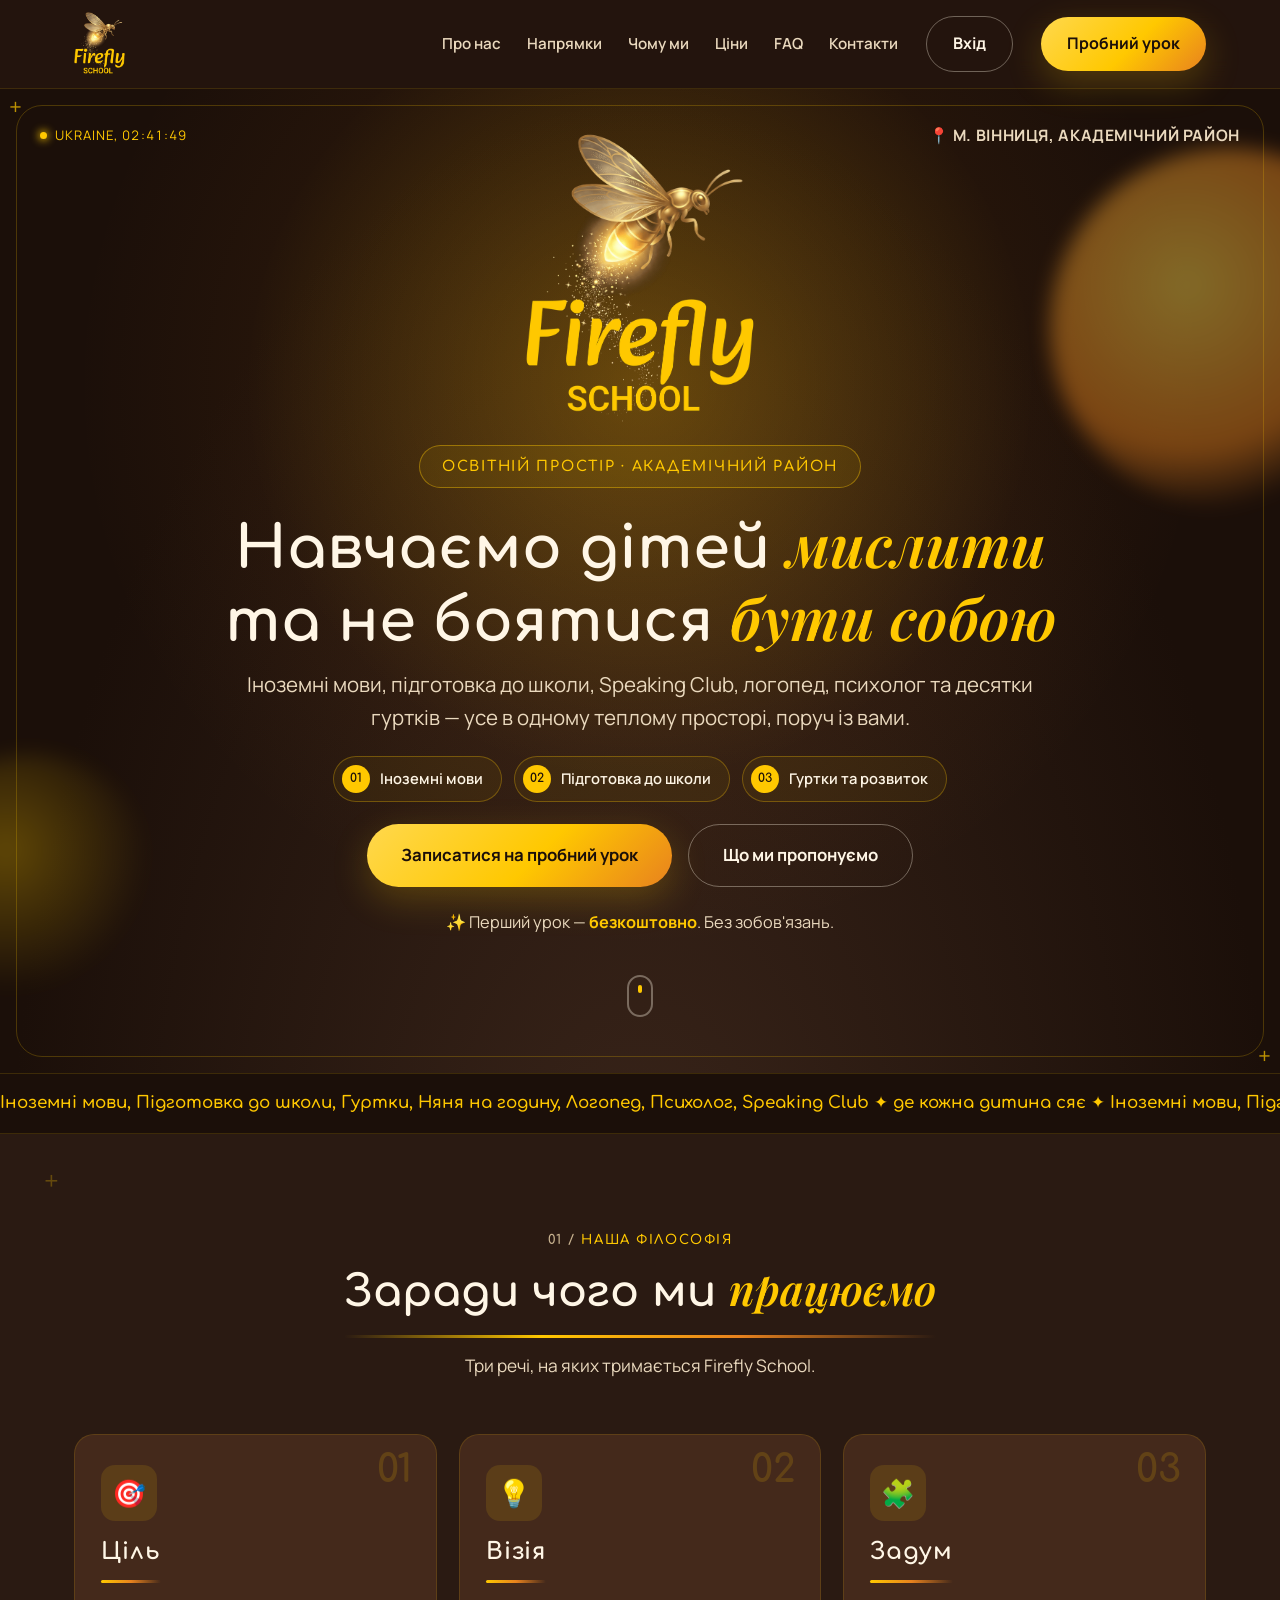
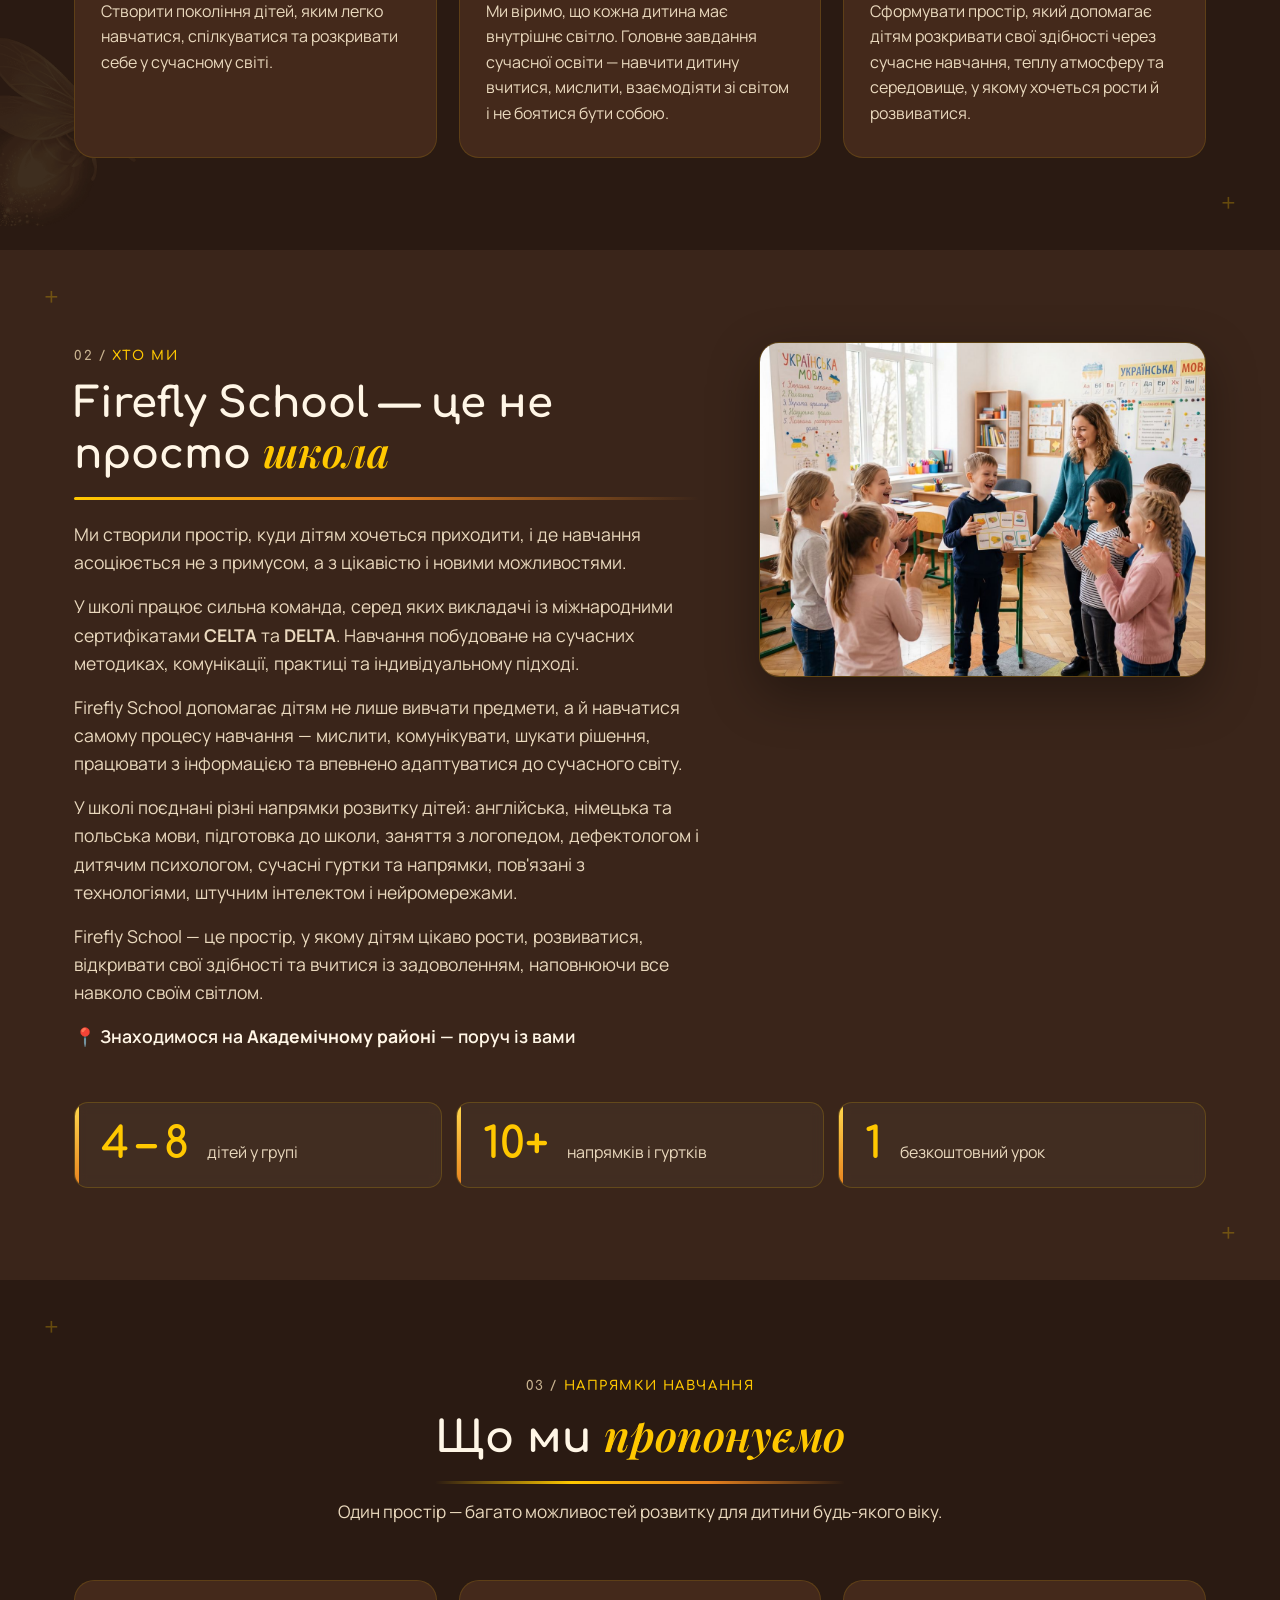
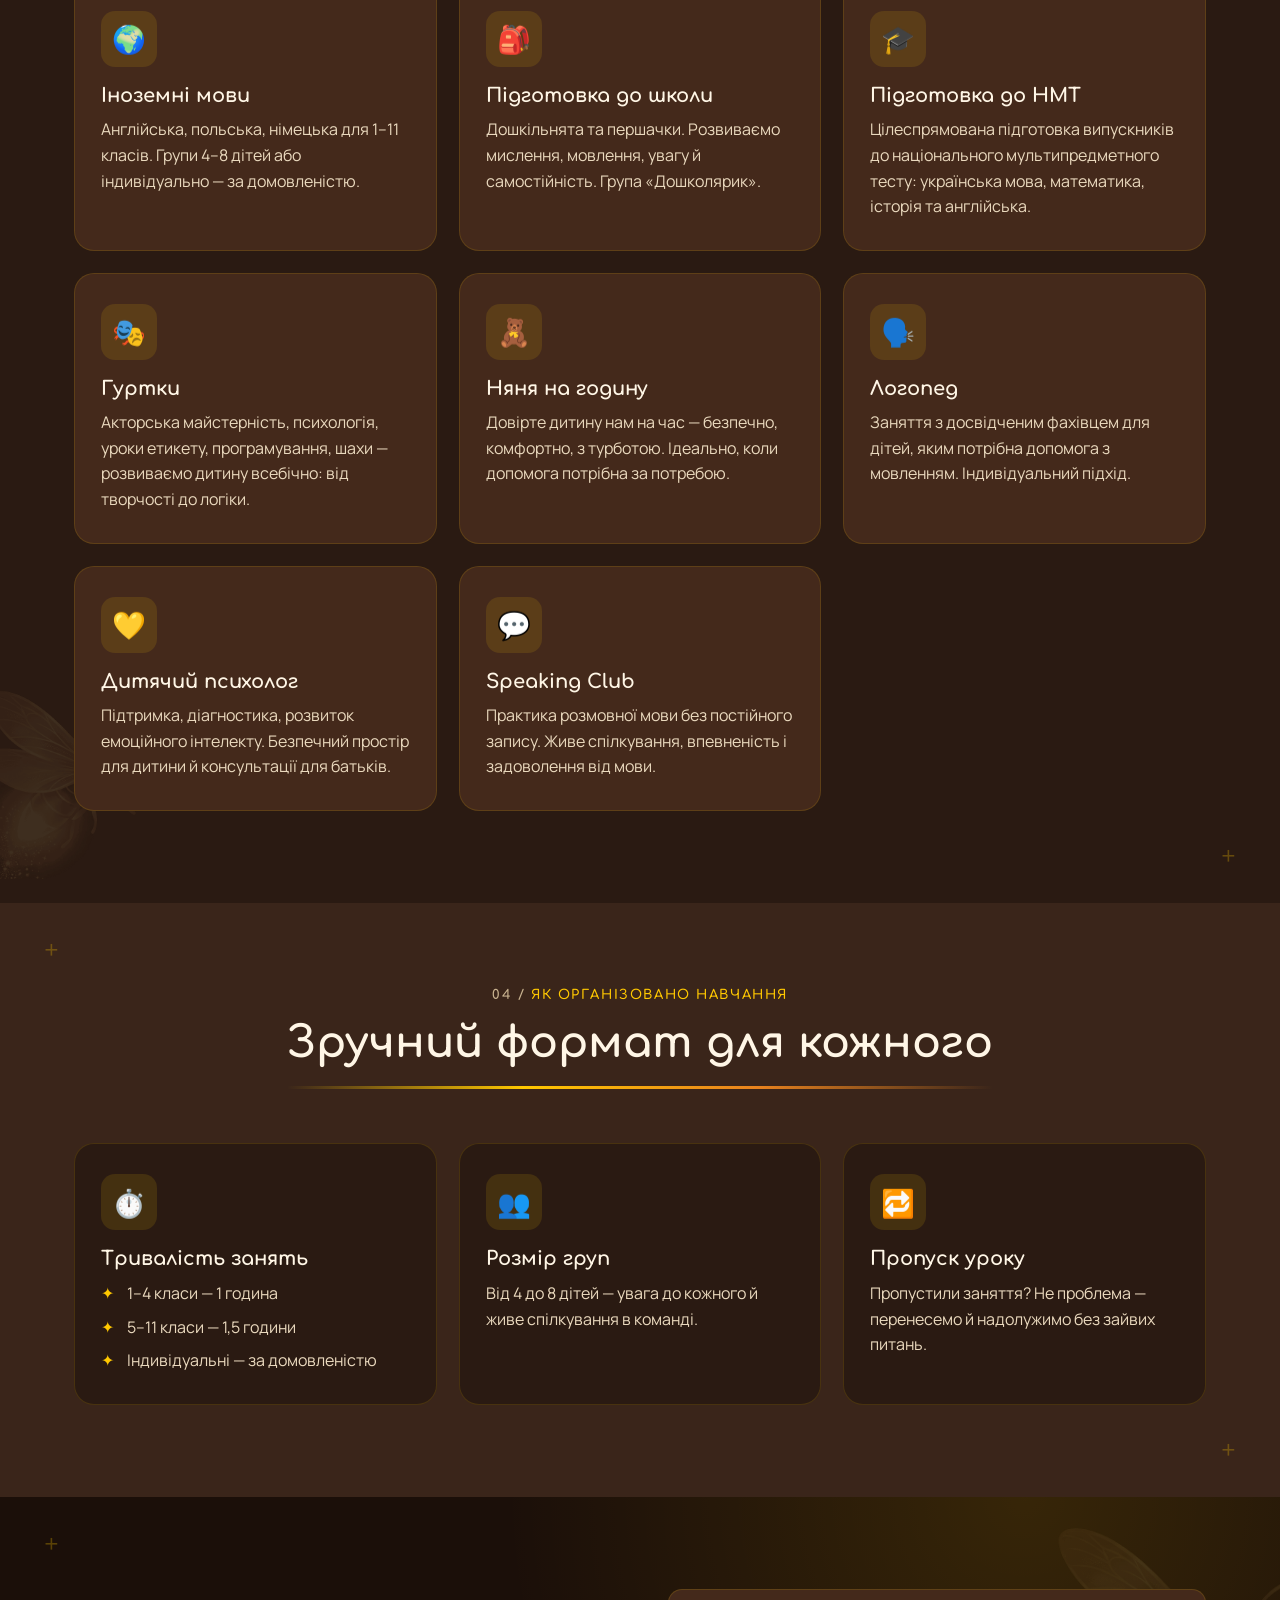
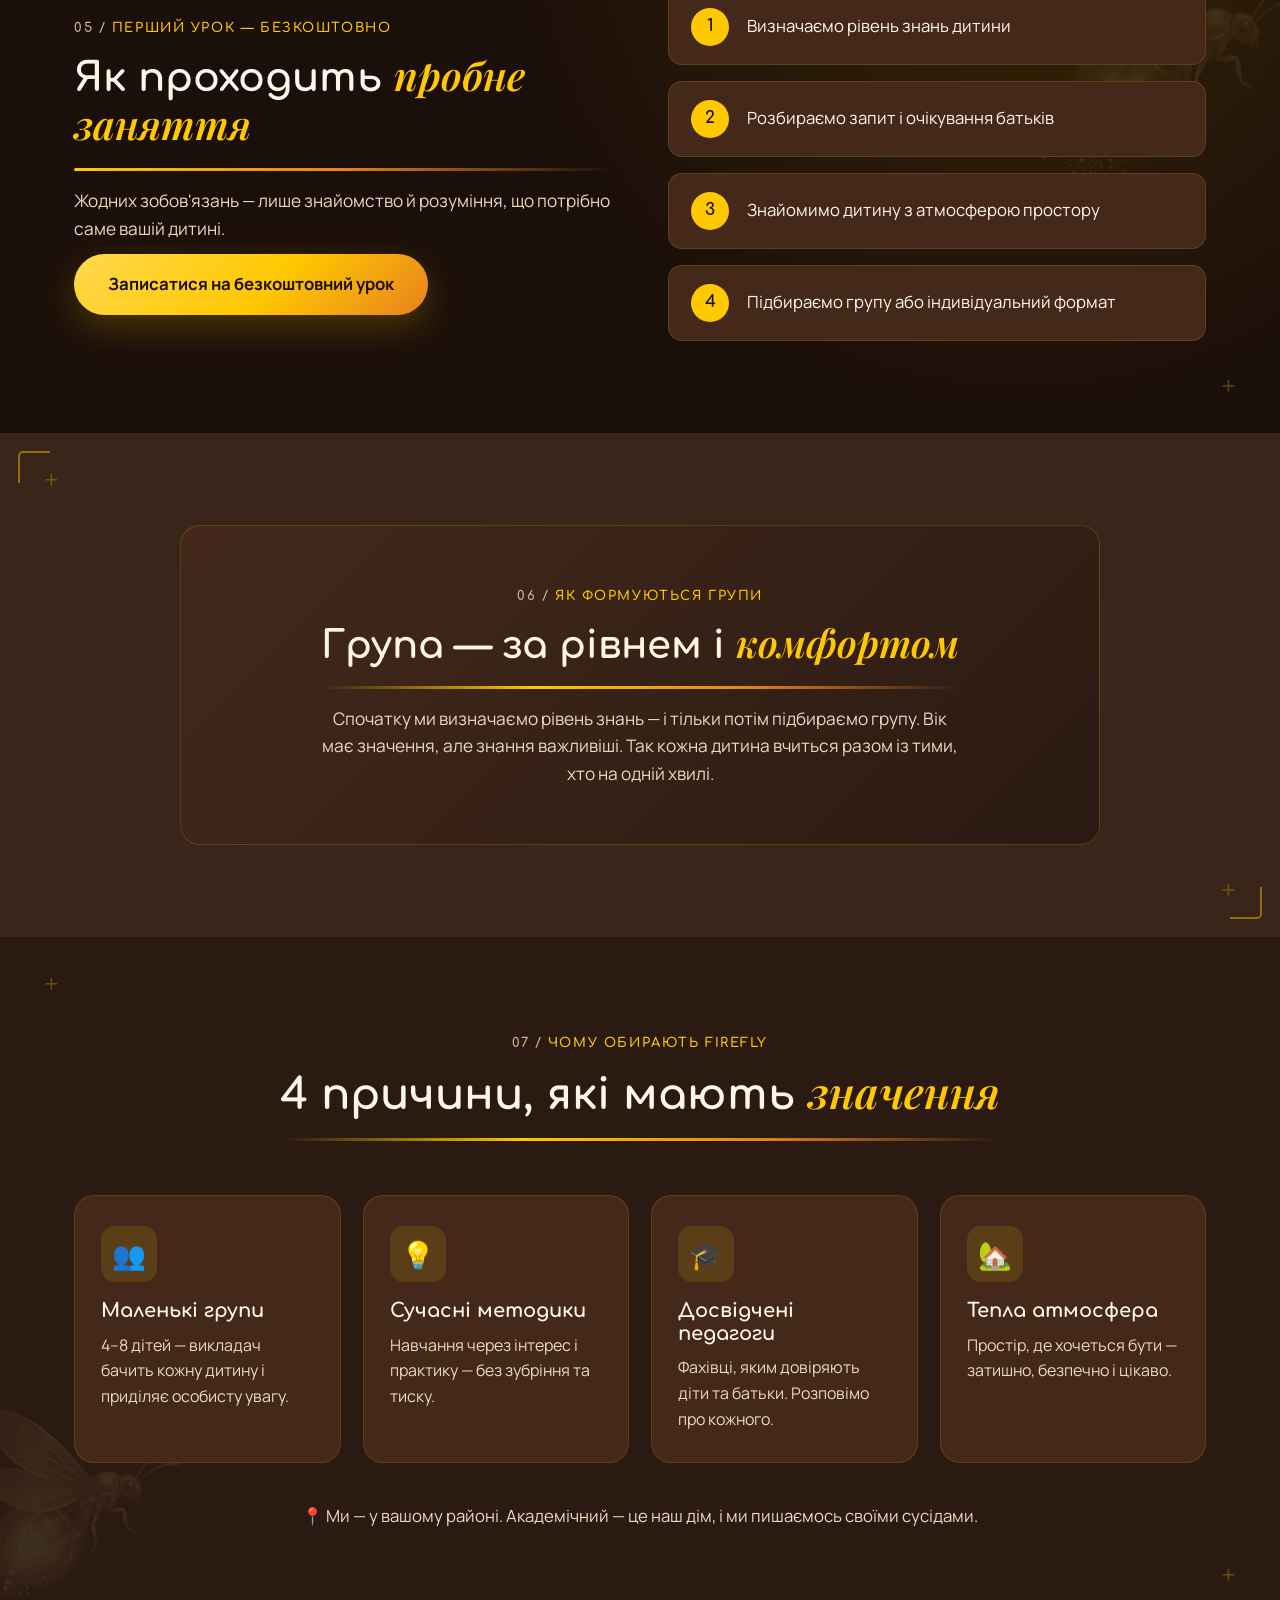
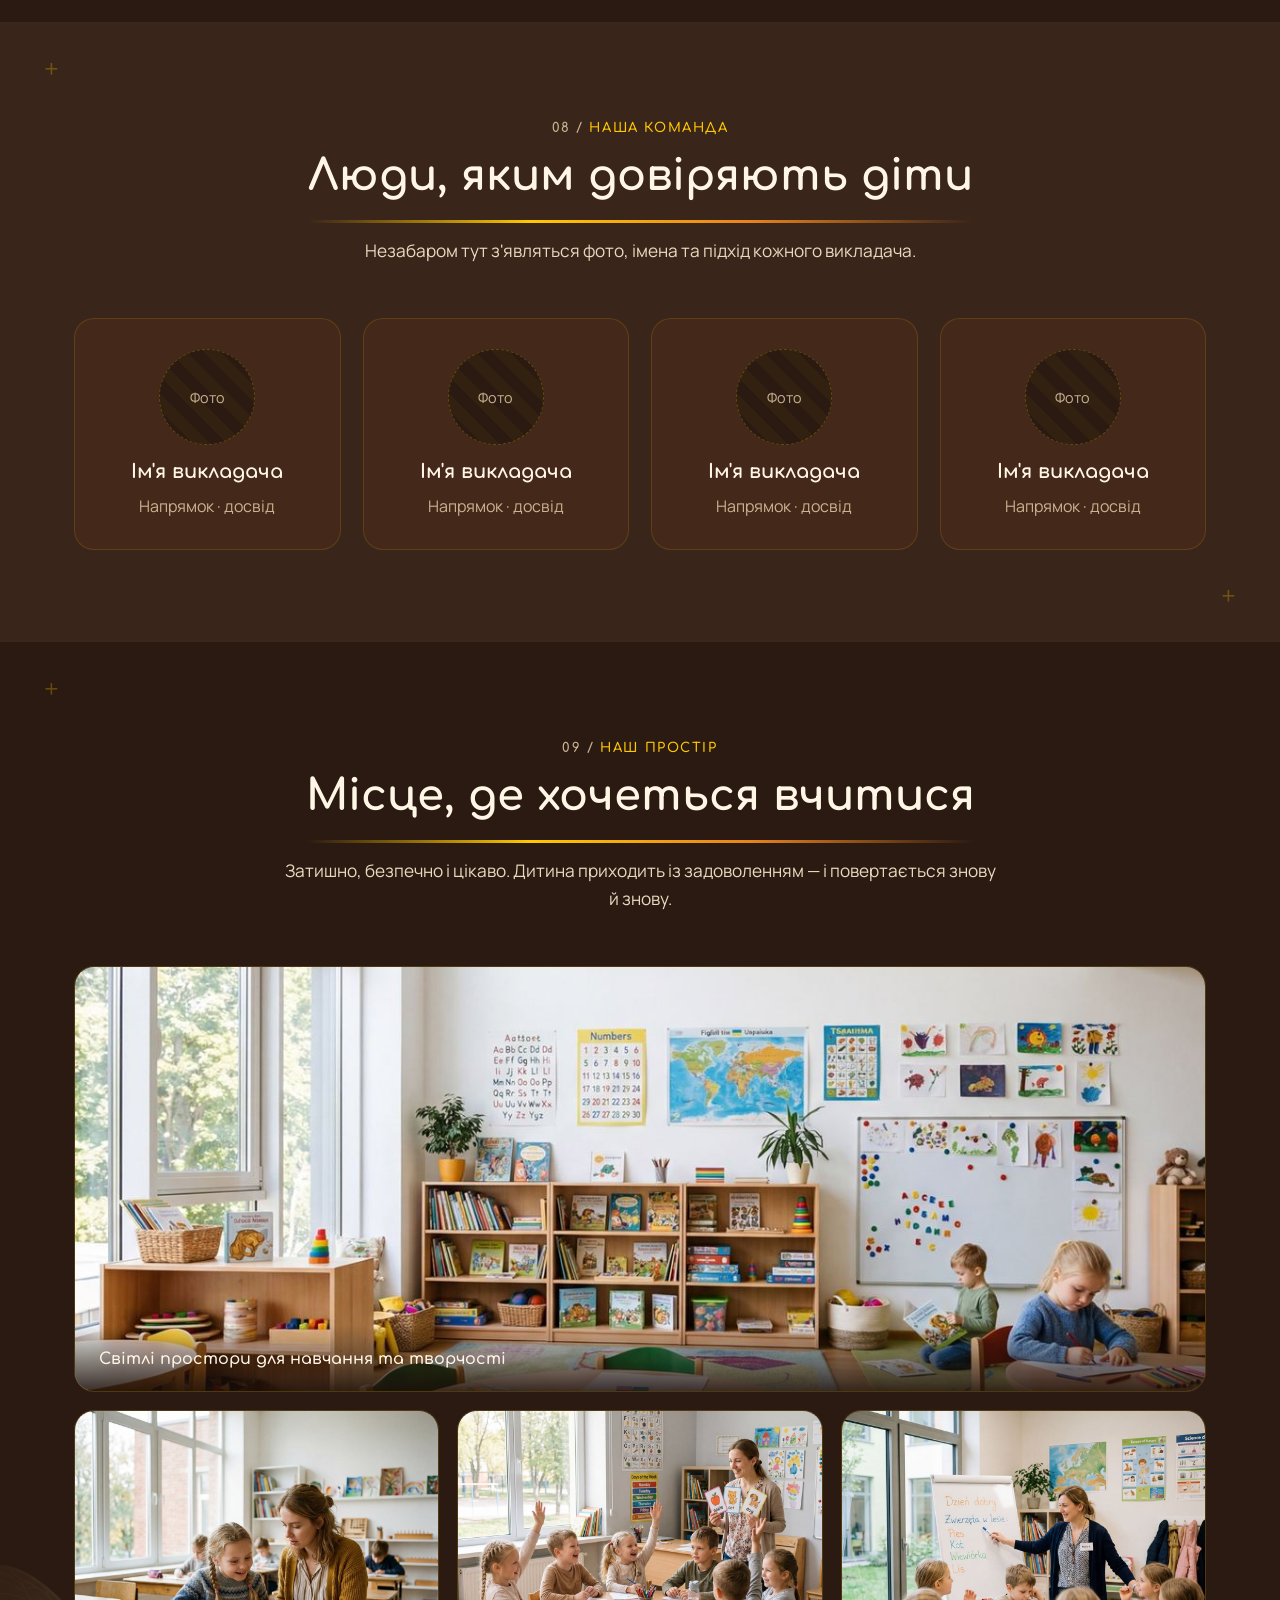
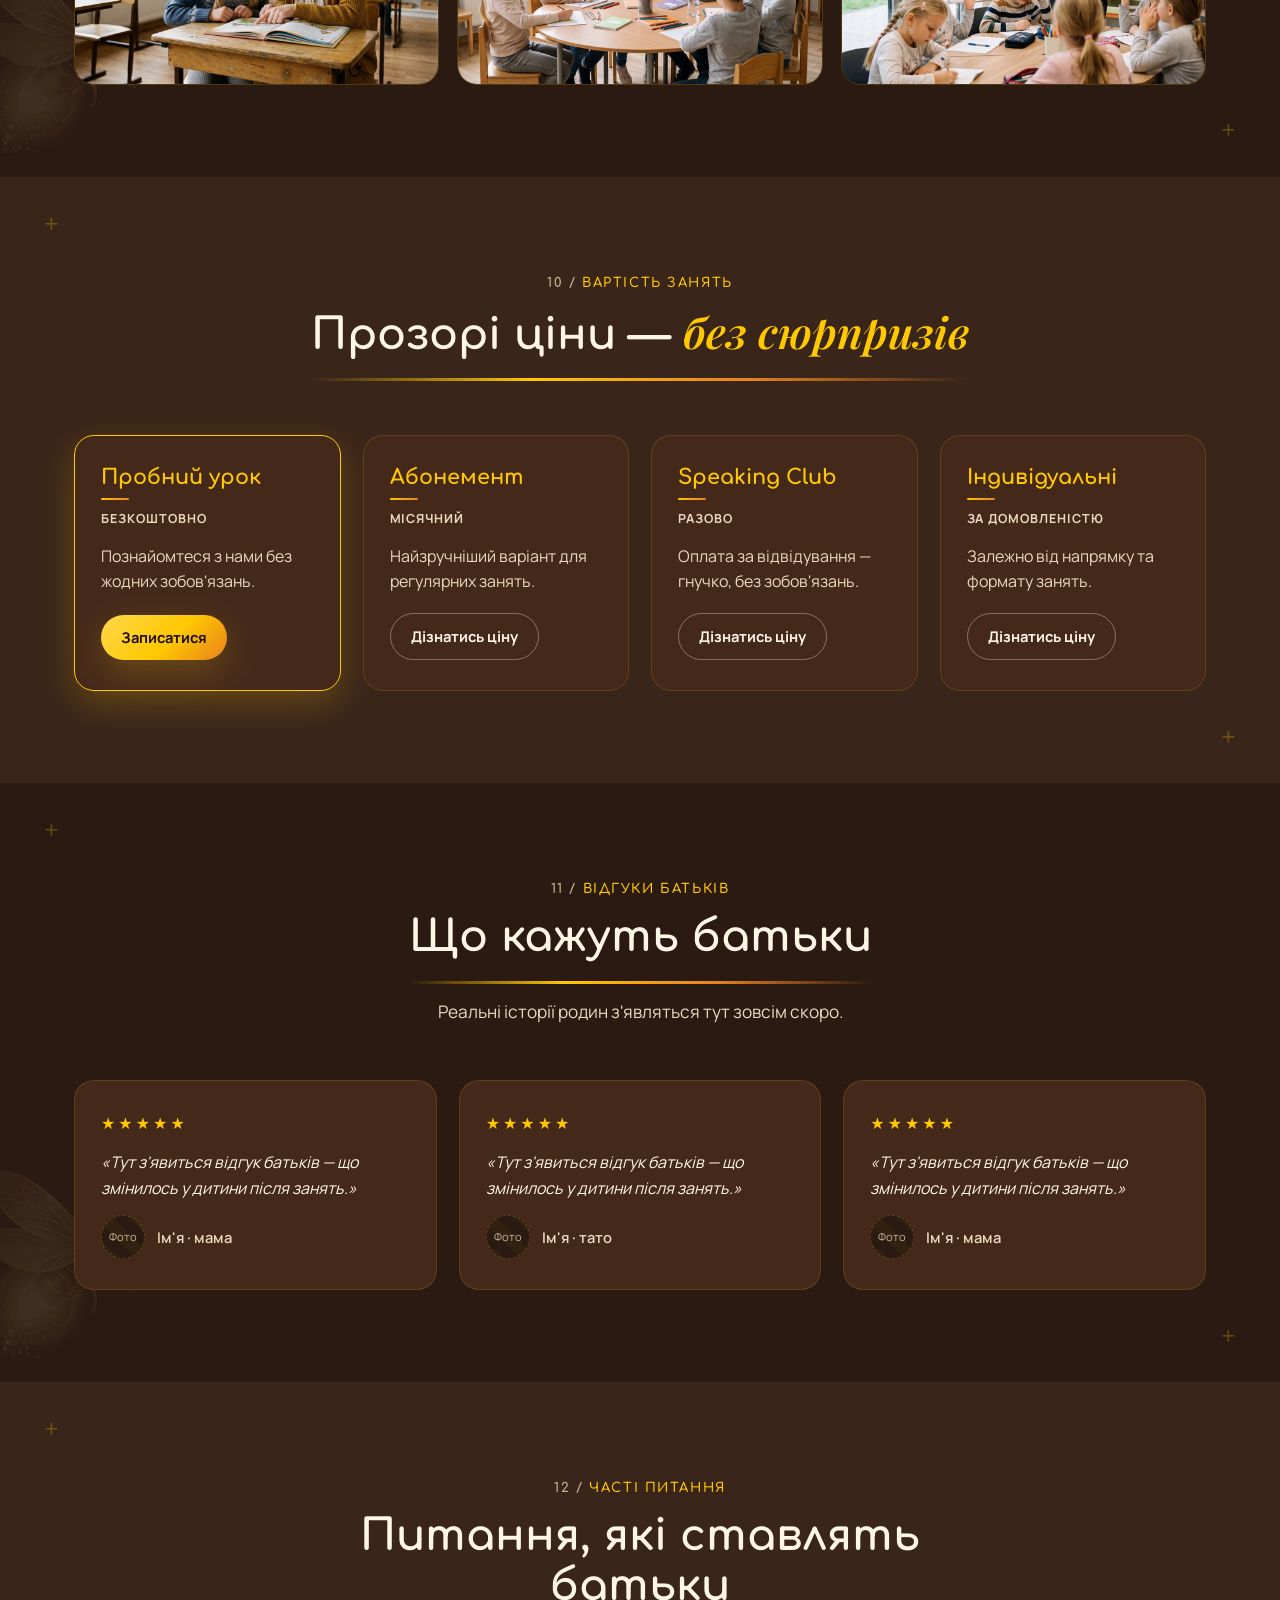
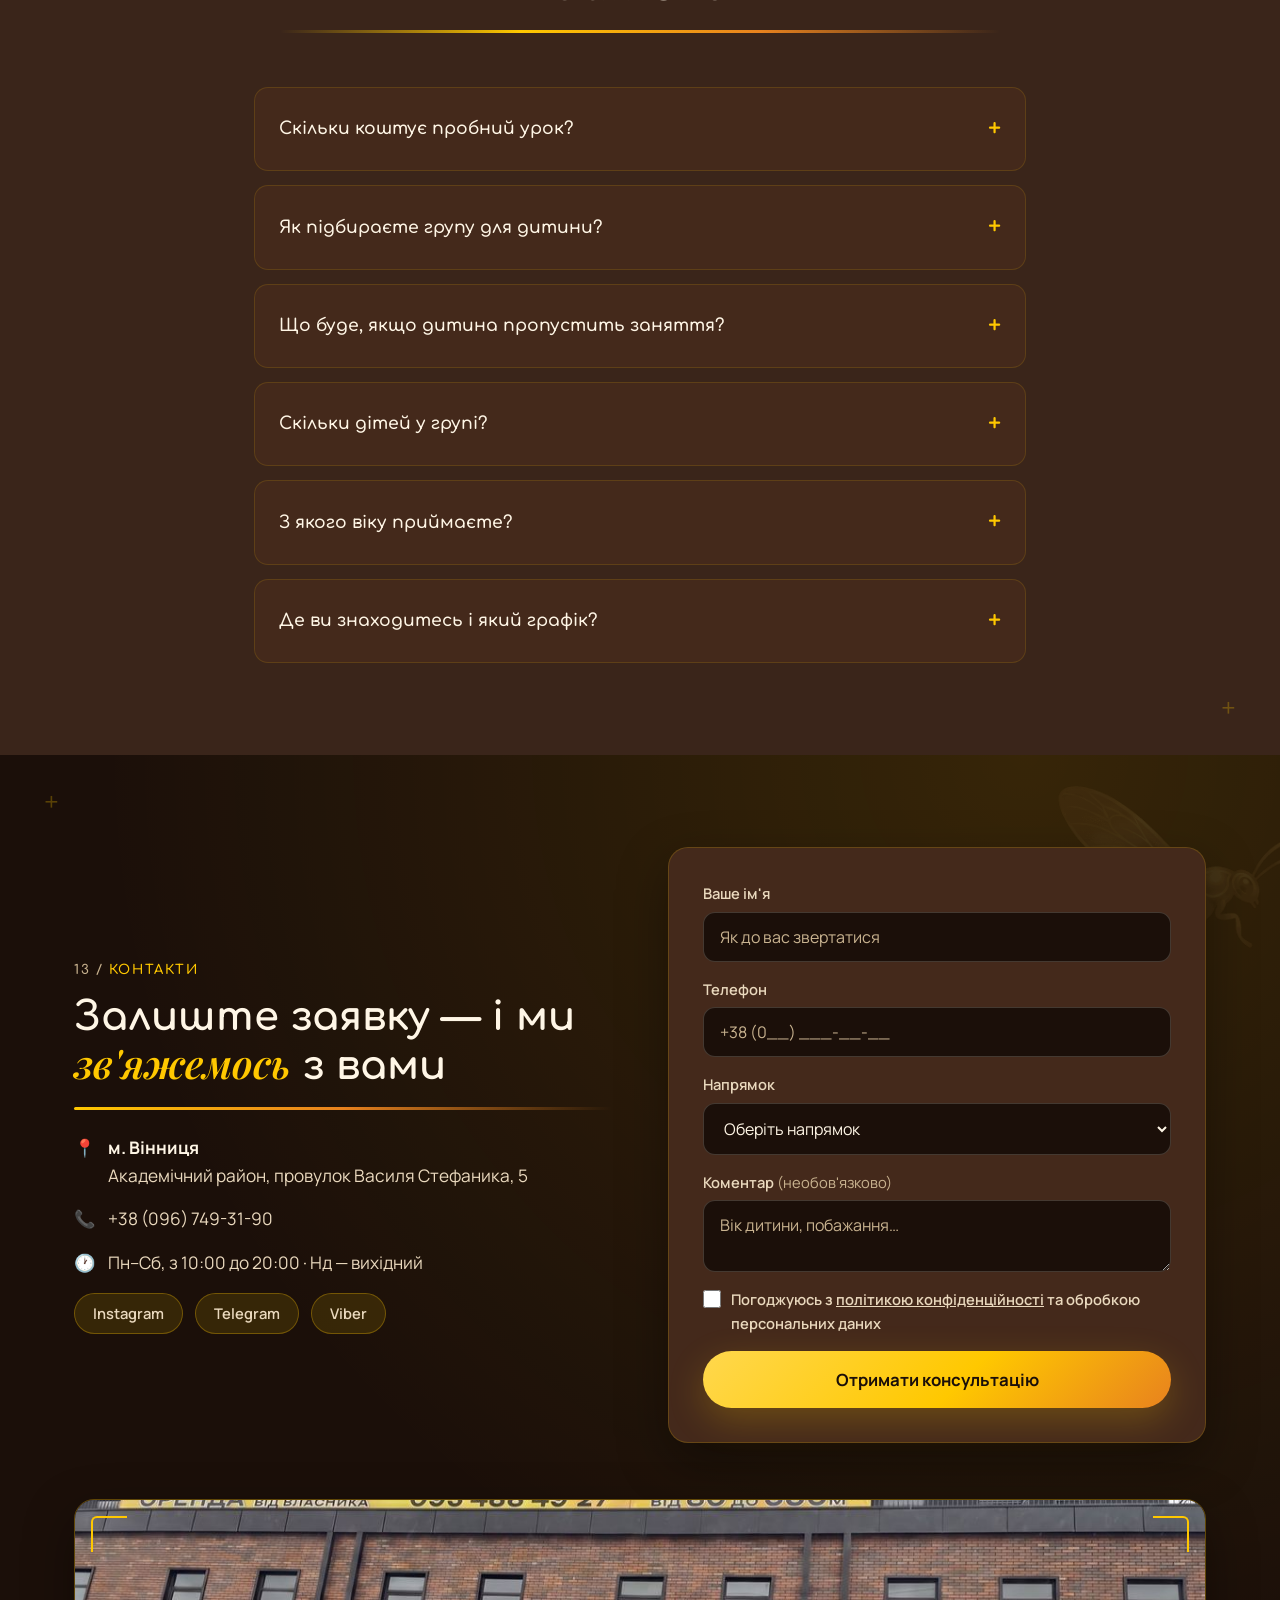
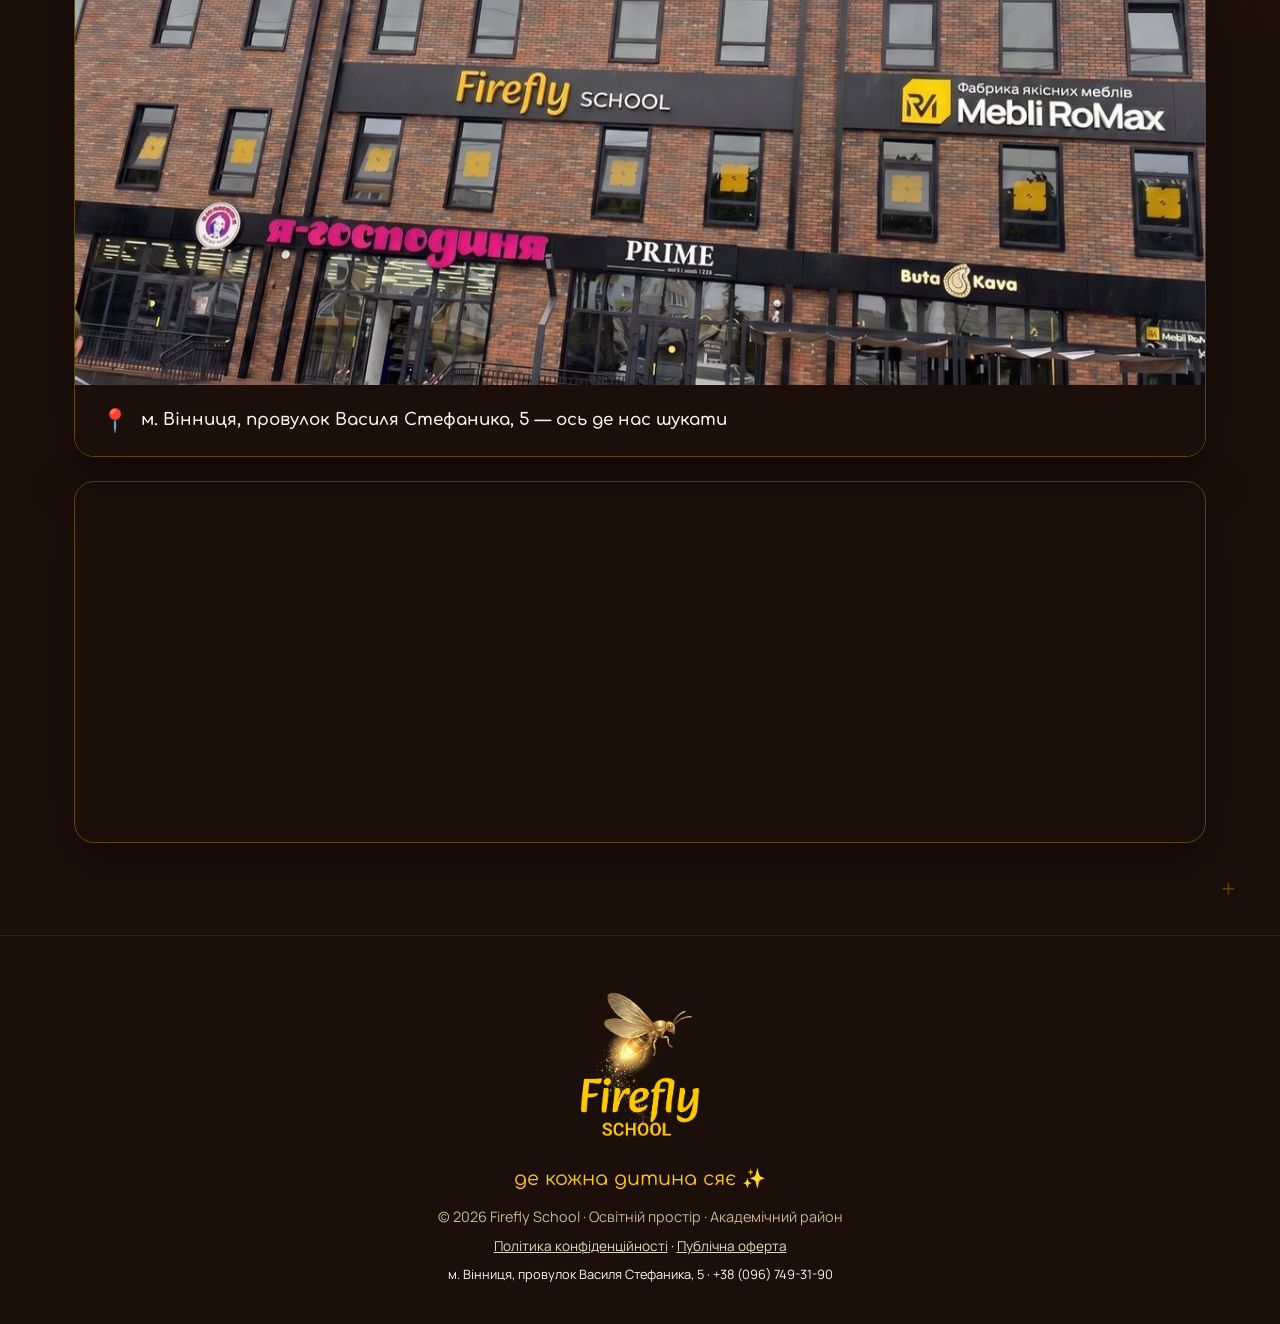
<file: index.html>
<!DOCTYPE html>
<html lang="uk">
<head>
  <meta charset="UTF-8" />
  <meta name="viewport" content="width=device-width, initial-scale=1.0" />
  <title>Firefly School — освітній простір, де кожна дитина сяє</title>
  <meta name="description" content="Firefly School — освітній простір в Академічному районі: підготовка до школи, іноземні мови, логопед, психолог та десятки гуртків. Перший урок безкоштовно." />
  <link rel="canonical" href="https://firefly-school.com/" />
  <meta name="robots" content="index, follow" />

  <meta property="og:title" content="Firefly School — де кожна дитина сяє" />
  <meta property="og:description" content="Навчаємо дітей мислити та не боятися бути собою. Маленькі групи, сучасні методики, тепла атмосфера. Перший урок безкоштовно." />
  <meta property="og:type" content="website" />
  <meta property="og:url" content="https://firefly-school.com/" />
  <meta property="og:image" content="https://firefly-school.com/assets/og-image.jpg" />
  <meta property="og:image:width" content="1200" />
  <meta property="og:image:height" content="630" />
  <meta property="og:locale" content="uk_UA" />
  <meta property="og:site_name" content="Firefly School" />

  <meta name="twitter:card" content="summary_large_image" />
  <meta name="twitter:title" content="Firefly School — де кожна дитина сяє" />
  <meta name="twitter:description" content="Навчаємо дітей мислити та не боятися бути собою. Маленькі групи, сучасні методики, тепла атмосфера. Перший урок безкоштовно." />
  <meta name="twitter:image" content="https://firefly-school.com/assets/og-image.jpg" />

  <link rel="icon" type="image/png" href="assets/favicon.png" />
  <link rel="apple-touch-icon" href="assets/apple-touch-icon.png" />
  <link rel="preconnect" href="https://fonts.googleapis.com" />
  <link rel="preconnect" href="https://fonts.gstatic.com" crossorigin />
  <link href="https://fonts.googleapis.com/css2?family=Comfortaa:wght@400;500;600;700&family=Manrope:wght@400;500;600;700;800&family=Playfair+Display:ital,wght@1,500;1,600;1,700&display=swap" rel="stylesheet" />
  <link rel="stylesheet" href="styles.css" />

  <script type="application/ld+json">
  {
    "@context": "https://schema.org",
    "@type": "EducationalOrganization",
    "name": "Firefly School",
    "url": "https://firefly-school.com/",
    "logo": "https://firefly-school.com/assets/logo-clean.png",
    "image": "https://firefly-school.com/assets/og-image.jpg",
    "telephone": "+380967493190",
    "address": {
      "@type": "PostalAddress",
      "streetAddress": "провулок Василя Стефаника, 5",
      "addressLocality": "Вінниця",
      "addressCountry": "UA"
    },
    "openingHours": "Mo-Sa 10:00-20:00",
    "sameAs": [
      "https://www.instagram.com/firefly_school_/"
    ]
  }
  </script>
</head>
<body>

  <!-- ░░ HEADER ░░ -->
  <header class="header" id="top">
    <div class="container header__inner">
      <a href="#top" class="header__logo" aria-label="Firefly School — на початок">
        <img src="assets/logo-clean.png" alt="Firefly School" />
      </a>
      <nav class="nav" id="nav">
        <a href="#about" class="nav__link">Про нас</a>
        <a href="#directions" class="nav__link">Напрямки</a>
        <a href="#why" class="nav__link">Чому ми</a>
        <a href="#prices" class="nav__link">Ціни</a>
        <a href="#faq" class="nav__link">FAQ</a>
        <a href="#contacts" class="nav__link">Контакти</a>
        <div class="nav__actions">
          <a href="cabinet.html" class="btn btn--ghost">Вхід</a>
          <a href="#contacts" class="btn btn--primary">Пробний урок</a>
        </div>
      </nav>
      <a href="cabinet.html" class="btn btn--ghost header__cta">Вхід</a>
      <a href="#contacts" class="btn btn--primary header__cta">Пробний урок</a>
      <button class="burger" id="burger" aria-label="Меню" aria-expanded="false">
        <span></span><span></span><span></span>
      </button>
    </div>
  </header>

  <!-- ░░ HERO ░░ -->
  <section class="hero" id="hero">
    <div class="hero__glow" aria-hidden="true"></div>
    <div class="orb orb--1" aria-hidden="true"></div>
    <div class="orb orb--2" aria-hidden="true"></div>
    <div class="fireflies" id="fireflies" aria-hidden="true"></div>
    <div class="hero__frame" aria-hidden="true"></div>
    <div class="hero__topbar">
      <div class="timestamp" data-timezone="Europe/Kyiv" data-country="UKRAINE">UKRAINE, --:--:--</div>
      <span class="hero__topbar-loc">📍 м. Вінниця, Академічний район</span>
    </div>
    <div class="container hero__inner">
      <div class="hero__logo logo-lockup">
        <img src="assets/logo-text.png" alt="Firefly School" class="ll__text" />
        <img src="assets/logo-fly.png" alt="" class="ll__fly" aria-hidden="true" />
      </div>
      <p class="hero__eyebrow reveal">Освітній простір · Академічний район</p>
      <h1 class="hero__title reveal">Навчаємо дітей <em class="ital">мислити</em><br />та не боятися <em class="ital">бути собою</em></h1>
      <p class="hero__subtitle reveal">Іноземні мови, підготовка до школи, Speaking Club, логопед, психолог та десятки гуртків —
        усе в одному теплому просторі, поруч із вами.</p>
      <ul class="hero__tags reveal">
        <li><span>01</span> Іноземні мови</li>
        <li><span>02</span> Підготовка до школи</li>
        <li><span>03</span> Гуртки та розвиток</li>
      </ul>
      <div class="hero__actions reveal">
        <a href="#contacts" class="btn btn--primary btn--lg">Записатися на пробний урок</a>
        <a href="#directions" class="btn btn--ghost btn--lg">Що ми пропонуємо</a>
      </div>
      <p class="hero__proof reveal">✨ Перший урок — <strong>безкоштовно</strong>. Без зобов'язань.</p>
      <div class="hero__scroll" aria-hidden="true"><span></span></div>
    </div>
  </section>

  <!-- ░░ MARQUEE ░░ -->
  <div class="marquee" aria-hidden="true">
    <div class="marquee__track">
      <span>Іноземні мови, Підготовка до школи, Гуртки, Няня на годину, Логопед, Психолог, Speaking Club ✦ де кожна дитина сяє ✦&nbsp;</span>
      <span>Іноземні мови, Підготовка до школи, Гуртки, Няня на годину, Логопед, Психолог, Speaking Club ✦ де кожна дитина сяє ✦&nbsp;</span>
    </div>
  </div>

  <!-- ░░ PHILOSOPHY ░░ -->
  <section class="section section--alt" id="philosophy">
    <div class="container">
      <div class="section__head reveal">
        <span class="kicker">Наша філософія</span>
        <h2>Заради чого ми <em class="ital">працюємо</em></h2>
        <p class="section__lead">Три речі, на яких тримається Firefly School.</p>
      </div>
      <div class="cards cards--3">
        <article class="card pcard reveal">
          <span class="pcard__num">01</span>
          <div class="card__icon">🎯</div>
          <h3>Ціль</h3>
          <p>Створити покоління дітей, яким легко навчатися, спілкуватися та розкривати себе у сучасному світі.</p>
        </article>
        <article class="card pcard reveal">
          <span class="pcard__num">02</span>
          <div class="card__icon">💡</div>
          <h3>Візія</h3>
          <p>Ми віримо, що кожна дитина має внутрішнє світло. Головне завдання сучасної освіти — навчити дитину вчитися, мислити, взаємодіяти зі світом і не боятися бути собою.</p>
        </article>
        <article class="card pcard reveal">
          <span class="pcard__num">03</span>
          <div class="card__icon">🧩</div>
          <h3>Задум</h3>
          <p>Сформувати простір, який допомагає дітям розкривати свої здібності через сучасне навчання, теплу атмосферу та середовище, у якому хочеться рости й розвиватися.</p>
        </article>
      </div>
    </div>
  </section>

  <!-- ░░ ABOUT ░░ -->
  <section class="section" id="about">
    <div class="container">
      <div class="about">
        <div class="about__text reveal">
          <span class="kicker">Хто ми</span>
          <h2>Firefly School — це не просто <em class="ital">школа</em></h2>
          <p>Ми створили простір, куди дітям хочеться приходити, і де навчання асоціюється не з примусом, а з цікавістю і новими можливостями.</p>
          <p>У школі працює сильна команда, серед яких викладачі із міжнародними сертифікатами <strong>CELTA</strong> та <strong>DELTA</strong>. Навчання побудоване на сучасних методиках, комунікації, практиці та індивідуальному підході.</p>
          <p>Firefly School допомагає дітям не лише вивчати предмети, а й навчатися самому процесу навчання — мислити, комунікувати, шукати рішення, працювати з інформацією та впевнено адаптуватися до сучасного світу.</p>
          <p>У школі поєднані різні напрямки розвитку дітей: англійська, німецька та польська мови, підготовка до школи, заняття з логопедом, дефектологом і дитячим психологом, сучасні гуртки та напрямки, пов'язані з технологіями, штучним інтелектом і нейромережами.</p>
          <p>Firefly School — це простір, у якому дітям цікаво рости, розвиватися, відкривати свої здібності та вчитися із задоволенням, наповнюючи все навколо своїм світлом.</p>
          <p class="about__geo">📍 Знаходимося на <strong>Академічному районі</strong> — поруч із вами</p>
        </div>
        <figure class="about__photo reveal">
          <img src="assets/speaking.jpg" alt="Діти радіють на занятті у Firefly School" loading="lazy" />
        </figure>
      </div>
      <ul class="about__stats about__stats--row reveal">
        <li><span class="stat__num">4&thinsp;–&thinsp;8</span><span class="stat__label">дітей у групі</span></li>
        <li><span class="stat__num">10+</span><span class="stat__label">напрямків і гуртків</span></li>
        <li><span class="stat__num">1</span><span class="stat__label">безкоштовний урок</span></li>
      </ul>
    </div>
  </section>

  <!-- ░░ DIRECTIONS ░░ -->
  <section class="section section--alt" id="directions">
    <div class="container">
      <div class="section__head reveal">
        <span class="kicker">Напрямки навчання</span>
        <h2>Що ми <em class="ital">пропонуємо</em></h2>
        <p class="section__lead">Один простір — багато можливостей розвитку для дитини будь-якого віку.</p>
      </div>
      <div class="cards cards--directions">
        <article class="card reveal">
          <div class="card__icon">🌍</div>
          <h3>Іноземні мови</h3>
          <p>Англійська, польська, німецька для 1–11 класів. Групи 4–8 дітей або індивідуально — за домовленістю.</p>
        </article>
        <article class="card reveal">
          <div class="card__icon">🎒</div>
          <h3>Підготовка до школи</h3>
          <p>Дошкільнята та першачки. Розвиваємо мислення, мовлення, увагу й самостійність. Група «Дошколярик».</p>
        </article>
        <article class="card reveal">
          <div class="card__icon">🎓</div>
          <h3>Підготовка до НМТ</h3>
          <p>Цілеспрямована підготовка випускників до національного мультипредметного тесту: українська мова, математика, історія та англійська.</p>
        </article>
        <article class="card reveal">
          <div class="card__icon">🎭</div>
          <h3>Гуртки</h3>
          <p>Акторська майстерність, психологія, уроки етикету, програмування, шахи — розвиваємо дитину всебічно: від творчості до логіки.</p>
        </article>
        <article class="card reveal">
          <div class="card__icon">🧸</div>
          <h3>Няня на годину</h3>
          <p>Довірте дитину нам на час — безпечно, комфортно, з турботою. Ідеально, коли допомога потрібна за потребою.</p>
        </article>
        <article class="card reveal">
          <div class="card__icon">🗣️</div>
          <h3>Логопед</h3>
          <p>Заняття з досвідченим фахівцем для дітей, яким потрібна допомога з мовленням. Індивідуальний підхід.</p>
        </article>
        <article class="card reveal">
          <div class="card__icon">💛</div>
          <h3>Дитячий психолог</h3>
          <p>Підтримка, діагностика, розвиток емоційного інтелекту. Безпечний простір для дитини й консультації для батьків.</p>
        </article>
        <article class="card reveal">
          <div class="card__icon">💬</div>
          <h3>Speaking Club</h3>
          <p>Практика розмовної мови без постійного запису. Живе спілкування, впевненість і задоволення від мови.</p>
        </article>
      </div>
    </div>
  </section>

  <!-- ░░ FORMAT ░░ -->
  <section class="section" id="format">
    <div class="container">
      <div class="section__head reveal">
        <span class="kicker">Як організовано навчання</span>
        <h2>Зручний формат для кожного</h2>
      </div>
      <div class="cards cards--3">
        <article class="card card--soft reveal">
          <div class="card__icon">⏱️</div>
          <h3>Тривалість занять</h3>
          <ul class="ticks">
            <li>1–4 класи — 1 година</li>
            <li>5–11 класи — 1,5 години</li>
            <li>Індивідуальні — за домовленістю</li>
          </ul>
        </article>
        <article class="card card--soft reveal">
          <div class="card__icon">👥</div>
          <h3>Розмір груп</h3>
          <p>Від 4 до 8 дітей — увага до кожного й живе спілкування в команді.</p>
        </article>
        <article class="card card--soft reveal">
          <div class="card__icon">🔁</div>
          <h3>Пропуск уроку</h3>
          <p>Пропустили заняття? Не проблема — перенесемо й надолужимо без зайвих питань.</p>
        </article>
      </div>
    </div>
  </section>

  <!-- ░░ TRIAL ░░ -->
  <section class="section section--feature" id="trial">
    <div class="container trial">
      <div class="trial__text reveal">
        <span class="kicker">Перший урок — безкоштовно</span>
        <h2>Як проходить <em class="ital">пробне заняття</em></h2>
        <p class="section__lead">Жодних зобов'язань — лише знайомство й розуміння, що потрібно саме вашій дитині.</p>
        <a href="#contacts" class="btn btn--primary btn--lg">Записатися на безкоштовний урок</a>
      </div>
      <ol class="trial__steps reveal">
        <li><span>1</span> Визначаємо рівень знань дитини</li>
        <li><span>2</span> Розбираємо запит і очікування батьків</li>
        <li><span>3</span> Знайомимо дитину з атмосферою простору</li>
        <li><span>4</span> Підбираємо групу або індивідуальний формат</li>
      </ol>
    </div>
  </section>

  <!-- ░░ GROUPS ░░ -->
  <section class="section" id="groups">
    <div class="container banner reveal">
      <span class="kicker">Як формуються групи</span>
      <h2>Група — за рівнем і <em class="ital">комфортом</em></h2>
      <p>Спочатку ми визначаємо рівень знань — і тільки потім підбираємо групу. Вік має значення,
        але знання важливіші. Так кожна дитина вчиться разом із тими, хто на одній хвилі.</p>
    </div>
  </section>

  <!-- ░░ WHY ░░ -->
  <section class="section section--alt" id="why">
    <div class="container">
      <div class="section__head reveal">
        <span class="kicker">Чому обирають Firefly</span>
        <h2>4 причини, які мають <em class="ital">значення</em></h2>
      </div>
      <div class="cards cards--4">
        <article class="card reveal">
          <div class="card__icon">👥</div>
          <h3>Маленькі групи</h3>
          <p>4–8 дітей — викладач бачить кожну дитину і приділяє особисту увагу.</p>
        </article>
        <article class="card reveal">
          <div class="card__icon">💡</div>
          <h3>Сучасні методики</h3>
          <p>Навчання через інтерес і практику — без зубріння та тиску.</p>
        </article>
        <article class="card reveal">
          <div class="card__icon">🎓</div>
          <h3>Досвідчені педагоги</h3>
          <p>Фахівці, яким довіряють діти та батьки. Розповімо про кожного.</p>
        </article>
        <article class="card reveal">
          <div class="card__icon">🏡</div>
          <h3>Тепла атмосфера</h3>
          <p>Простір, де хочеться бути — затишно, безпечно і цікаво.</p>
        </article>
      </div>
      <p class="why__note reveal">📍 Ми — у вашому районі. Академічний — це наш дім, і ми пишаємось своїми сусідами.</p>
    </div>
  </section>

  <!-- ░░ TEAM ░░ -->
  <section class="section" id="team">
    <div class="container">
      <div class="section__head reveal">
        <span class="kicker">Наша команда</span>
        <h2>Люди, яким довіряють діти</h2>
        <p class="section__lead">Незабаром тут з'являться фото, імена та підхід кожного викладача.</p>
      </div>
      <div class="cards cards--4">
        <article class="card card--person reveal"><div class="ph ph--avatar">Фото</div><h3>Ім'я викладача</h3><p>Напрямок · досвід</p></article>
        <article class="card card--person reveal"><div class="ph ph--avatar">Фото</div><h3>Ім'я викладача</h3><p>Напрямок · досвід</p></article>
        <article class="card card--person reveal"><div class="ph ph--avatar">Фото</div><h3>Ім'я викладача</h3><p>Напрямок · досвід</p></article>
        <article class="card card--person reveal"><div class="ph ph--avatar">Фото</div><h3>Ім'я викладача</h3><p>Напрямок · досвід</p></article>
      </div>
    </div>
  </section>

  <!-- ░░ SPACE ░░ -->
  <section class="section section--alt" id="space">
    <div class="container">
      <div class="section__head reveal">
        <span class="kicker">Наш простір</span>
        <h2>Місце, де хочеться вчитися</h2>
        <p class="section__lead">Затишно, безпечно і цікаво. Дитина приходить із задоволенням — і повертається знову й знову.</p>
      </div>
      <div class="gallery">
        <figure class="gallery__item gallery__item--big reveal">
          <img src="assets/classroom.jpg" alt="Світлий і просторий клас Firefly School" loading="lazy" />
          <figcaption>Світлі простори для навчання та творчості</figcaption>
        </figure>
        <figure class="gallery__item reveal">
          <img src="assets/reading.jpg" alt="Заняття з педагогом один на один" loading="lazy" />
        </figure>
        <figure class="gallery__item reveal">
          <img src="assets/english.jpg" alt="Групове заняття з іноземної мови" loading="lazy" />
        </figure>
        <figure class="gallery__item reveal">
          <img src="assets/languages.jpg" alt="Урок мови біля дошки" loading="lazy" />
        </figure>
      </div>
    </div>
  </section>

  <!-- ░░ PRICES ░░ -->
  <section class="section" id="prices">
    <div class="container">
      <div class="section__head reveal">
        <span class="kicker">Вартість занять</span>
        <h2>Прозорі ціни — <em class="ital">без сюрпризів</em></h2>
      </div>
      <div class="cards cards--4">
        <article class="card price reveal price--accent">
          <h3>Пробний урок</h3>
          <p class="price__value">Безкоштовно</p>
          <p>Познайомтеся з нами без жодних зобов'язань.</p>
          <a href="#contacts" class="btn btn--primary btn--sm">Записатися</a>
        </article>
        <article class="card price reveal">
          <h3>Абонемент</h3>
          <p class="price__value">Місячний</p>
          <p>Найзручніший варіант для регулярних занять.</p>
          <a href="#contacts" class="btn btn--ghost btn--sm">Дізнатись ціну</a>
        </article>
        <article class="card price reveal">
          <h3>Speaking Club</h3>
          <p class="price__value">Разово</p>
          <p>Оплата за відвідування — гнучко, без зобов'язань.</p>
          <a href="#contacts" class="btn btn--ghost btn--sm">Дізнатись ціну</a>
        </article>
        <article class="card price reveal">
          <h3>Індивідуальні</h3>
          <p class="price__value">За домовленістю</p>
          <p>Залежно від напрямку та формату занять.</p>
          <a href="#contacts" class="btn btn--ghost btn--sm">Дізнатись ціну</a>
        </article>
      </div>
    </div>
  </section>

  <!-- ░░ REVIEWS ░░ -->
  <section class="section section--alt" id="reviews">
    <div class="container">
      <div class="section__head reveal">
        <span class="kicker">Відгуки батьків</span>
        <h2>Що кажуть батьки</h2>
        <p class="section__lead">Реальні історії родин з'являться тут зовсім скоро.</p>
      </div>
      <div class="cards cards--3">
        <article class="card review reveal"><div class="review__stars">★★★★★</div><p>«Тут з'явиться відгук батьків — що змінилось у дитини після занять.»</p><div class="review__author"><div class="ph ph--mini">Фото</div><span>Ім'я · мама</span></div></article>
        <article class="card review reveal"><div class="review__stars">★★★★★</div><p>«Тут з'явиться відгук батьків — що змінилось у дитини після занять.»</p><div class="review__author"><div class="ph ph--mini">Фото</div><span>Ім'я · тато</span></div></article>
        <article class="card review reveal"><div class="review__stars">★★★★★</div><p>«Тут з'явиться відгук батьків — що змінилось у дитини після занять.»</p><div class="review__author"><div class="ph ph--mini">Фото</div><span>Ім'я · мама</span></div></article>
      </div>
    </div>
  </section>

  <!-- ░░ FAQ ░░ -->
  <section class="section" id="faq">
    <div class="container container--narrow">
      <div class="section__head reveal">
        <span class="kicker">Часті питання</span>
        <h2>Питання, які ставлять батьки</h2>
      </div>
      <div class="faq">
        <details class="faq__item reveal"><summary>Скільки коштує пробний урок?</summary><p>Перший урок — повністю безкоштовний і без зобов'язань. Ми знайомимось, визначаємо рівень дитини й обираємо формат.</p></details>
        <details class="faq__item reveal"><summary>Як підбираєте групу для дитини?</summary><p>Спочатку визначаємо рівень знань, а потім добираємо групу. Вік важливий, але знання — важливіші, щоб дитині було комфортно й цікаво.</p></details>
        <details class="faq__item reveal"><summary>Що буде, якщо дитина пропустить заняття?</summary><p>Нічого страшного — перенесемо урок і допоможемо надолужити матеріал без зайвих питань.</p></details>
        <details class="faq__item reveal"><summary>Скільки дітей у групі?</summary><p>Від 4 до 8 дітей. Це дозволяє викладачу бачити кожного й приділяти особисту увагу.</p></details>
        <details class="faq__item reveal"><summary>З якого віку приймаєте?</summary><p>Від дошкільнят (підготовка до школи) до учнів 11 класу. Для кожного віку — свій формат і напрямки.</p></details>
        <details class="faq__item reveal"><summary>Де ви знаходитесь і який графік?</summary><p>Ми у Вінниці, в Академічному районі — провулок Василя Стефаника, 5. Працюємо з понеділка по суботу, з 10:00 до 20:00 (неділя — вихідний).</p></details>
      </div>
    </div>
  </section>

  <!-- ░░ CONTACTS ░░ -->
  <section class="section section--feature" id="contacts">
    <div class="container contacts">
      <div class="contacts__text reveal">
        <span class="kicker">Контакти</span>
        <h2>Залиште заявку — і ми <em class="ital">зв'яжемось</em> з вами</h2>
        <ul class="contacts__list">
          <li>📍 <span><strong>м. Вінниця</strong><br />Академічний район, провулок Василя Стефаника, 5</span></li>
          <li>📞 <a href="tel:+380967493190">+38 (096) 749-31-90</a></li>
          <li>🕐 <span>Пн–Сб, з 10:00 до 20:00 · Нд — вихідний</span></li>
          <li class="contacts__social">
            <a href="https://www.instagram.com/firefly_school_/" class="chip" target="_blank" rel="noopener" aria-label="Instagram">Instagram</a>
            <a href="https://t.me/+380967493190" class="chip" target="_blank" rel="noopener" aria-label="Telegram">Telegram</a>
            <a href="viber://chat?number=%2B380967493190" class="chip" aria-label="Viber">Viber</a>
          </li>
        </ul>
      </div>
      <form class="lead-form reveal" id="leadForm" novalidate>
        <div class="field">
          <label for="name">Ваше ім'я</label>
          <input type="text" id="name" name="name" placeholder="Як до вас звертатися" required />
        </div>
        <div class="field">
          <label for="phone">Телефон</label>
          <input type="tel" id="phone" name="phone" placeholder="+38 (0__) ___-__-__" required />
        </div>
        <div class="field">
          <label for="direction">Напрямок</label>
          <select id="direction" name="direction">
            <option value="">Оберіть напрямок</option>
            <option>Підготовка до школи</option>
            <option>Підготовка до НМТ</option>
            <option>Іноземні мови</option>
            <option>Логопед</option>
            <option>Дитячий психолог</option>
            <option>Speaking Club</option>
            <option>Гуртки</option>
            <option>Ще не визначились</option>
          </select>
        </div>
        <div class="field">
          <label for="msg">Коментар <span class="muted">(необов'язково)</span></label>
          <textarea id="msg" name="msg" rows="2" placeholder="Вік дитини, побажання…"></textarea>
        </div>
        <div class="field field--checkbox">
          <label class="checkbox">
            <input type="checkbox" id="consent" name="consent" required />
            <span>Погоджуюсь з <a href="privacy.html" target="_blank" rel="noopener">політикою конфіденційності</a> та обробкою персональних даних</span>
          </label>
        </div>
        <div class="field field--hp" aria-hidden="true">
          <label for="website">Website</label>
          <input type="text" id="website" name="website" tabindex="-1" autocomplete="off" />
        </div>
        <button type="submit" class="btn btn--primary btn--lg btn--block">Отримати консультацію</button>
        <p class="form__note" id="formNote" hidden>Дякуємо! Ми зв'яжемось з вами найближчим часом ✨</p>
        <p class="form__note form__note--error" id="formError" hidden>Не вдалося надіслати заявку. Зателефонуйте нам, будь ласка: <a href="tel:+380967493190">+38 (096) 749-31-90</a></p>
      </form>
    </div>

    <div class="container">
      <figure class="building reveal">
        <img src="assets/building.jpg" alt="Будівля Firefly School на провулку Василя Стефаника, 5" loading="lazy" />
        <figcaption class="building__caption">
          <span class="building__pin">📍</span>
          м. Вінниця, провулок Василя Стефаника, 5 — ось де нас шукати
        </figcaption>
      </figure>
      <div class="map-embed reveal">
        <iframe
          src="https://www.google.com/maps?q=%D0%BF%D1%80%D0%BE%D0%B2%D1%83%D0%BB%D0%BE%D0%BA%20%D0%92%D0%B0%D1%81%D0%B8%D0%BB%D1%8F%20%D0%A1%D1%82%D0%B5%D1%84%D0%B0%D0%BD%D0%B8%D0%BA%D0%B0%2C%205%2C%20%D0%92%D1%96%D0%BD%D0%BD%D0%B8%D1%86%D1%8F&output=embed"
          width="100%"
          height="360"
          style="border: 0"
          allowfullscreen=""
          loading="lazy"
          referrerpolicy="no-referrer-when-downgrade"
          title="Firefly School на карті — провулок Василя Стефаника, 5, Вінниця"
        ></iframe>
      </div>
    </div>
  </section>

  <!-- ░░ FOOTER ░░ -->
  <footer class="footer">
    <div class="container footer__inner">
      <div class="footer__logo logo-lockup">
        <img src="assets/logo-text.png" alt="Firefly School" class="ll__text" />
        <img src="assets/logo-fly.png" alt="" class="ll__fly" aria-hidden="true" />
      </div>
      <p class="footer__slogan">де кожна дитина сяє ✨</p>
      <p class="footer__copy">© <span id="year"></span> Firefly School · Освітній простір · Академічний район</p>
      <p class="footer__legal">
        <a href="privacy.html">Політика конфіденційності</a> · <a href="terms.html">Публічна оферта</a>
      </p>
      <p class="footer__requisites muted">
        <!-- TODO: вкажіть реквізити (ФОП/ТОВ, ЄДРПОУ/ІПН) для реклами Meta/Google -->
        м. Вінниця, провулок Василя Стефаника, 5 · +38 (096) 749-31-90
      </p>
    </div>
  </footer>

  <script src="script.js"></script>
</body>
</html>
</file>
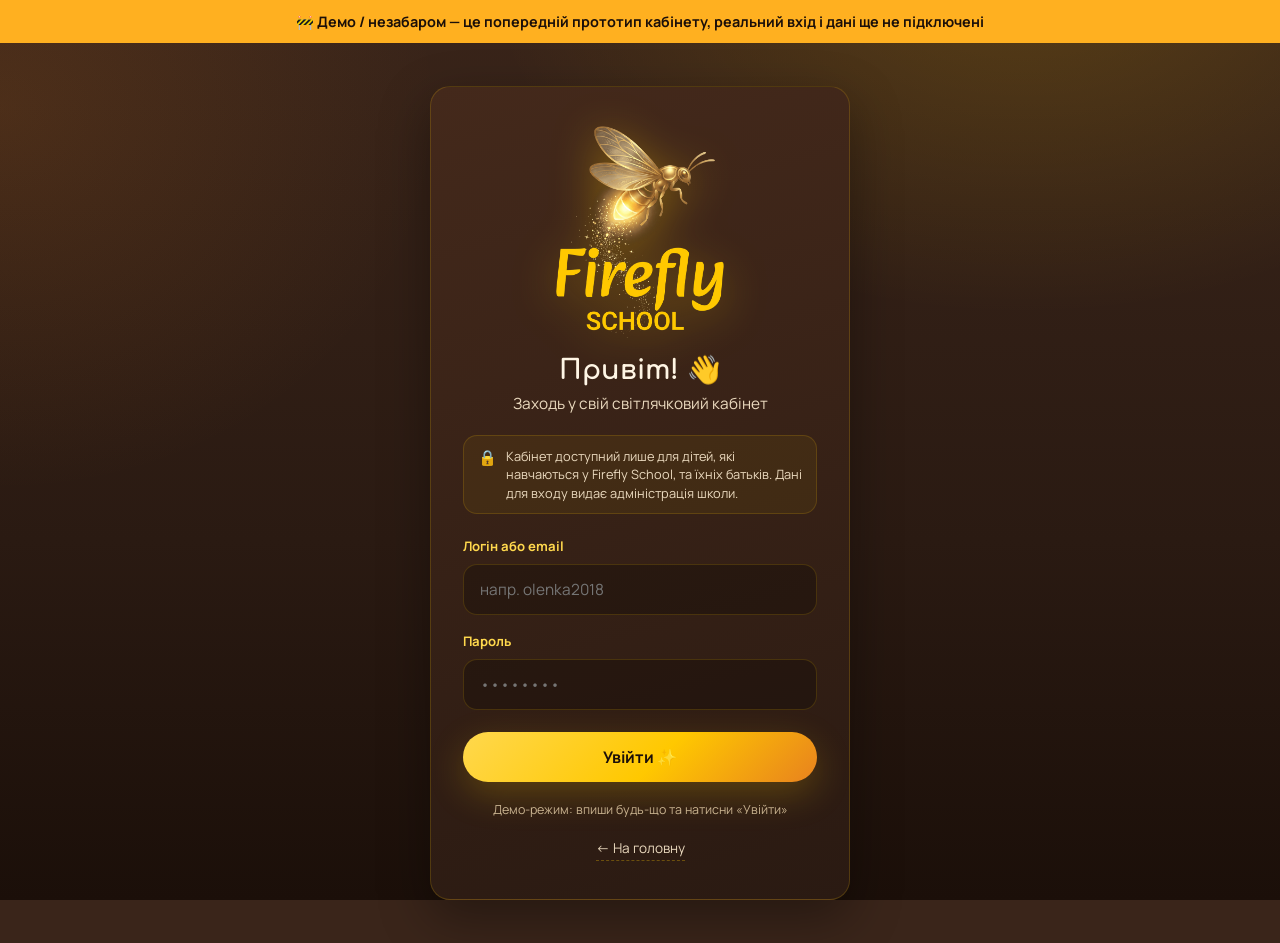
<file: cabinet.html>
<!DOCTYPE html>
<html lang="uk">
<head>
<meta charset="UTF-8" />
<meta name="viewport" content="width=device-width, initial-scale=1.0" />
<title>Firefly School — Особистий кабінет</title>
<meta name="description" content="Особистий кабінет учня Firefly School: уроки, календар, домашні завдання, бали та оплата абонементу." />
<meta name="robots" content="noindex, nofollow" />
<link rel="icon" type="image/png" href="assets/favicon.png" />
<link rel="preconnect" href="https://fonts.googleapis.com" />
<link rel="preconnect" href="https://fonts.gstatic.com" crossorigin />
<link href="https://fonts.googleapis.com/css2?family=Comfortaa:wght@400;500;600;700&family=Manrope:wght@400;500;600;700;800&display=swap" rel="stylesheet" />
<style>
:root{
  --brown-900:#1B0F09; --brown-800:#2A1A12; --brown-700:#3A251A; --brown-600:#4E3322;
  --brown-card:#44291B;
  --gold-500:#FFC800; --gold-400:#FFD84D; --orange-500:#E8821E;
  --cream-50:#FFF6E6; --cream-200:#EAD9BE; --cream-muted:#c9b390;
  --green:#7BD389; --red:#FF8A6B; --blue:#7CC5FF;
  --maxw:1180px; --radius:20px; --radius-sm:14px;
  --shadow:0 18px 50px rgba(0,0,0,.35); --shadow-gold:0 12px 36px rgba(255,200,0,.22);
  --ease:cubic-bezier(.22,1,.36,1);
  --font-head:"Comfortaa",system-ui,sans-serif; --font-body:"Manrope",system-ui,sans-serif;
}
*{margin:0;padding:0;box-sizing:border-box}
html{scroll-behavior:smooth}
body{font-family:var(--font-body);background:var(--brown-700);color:var(--cream-50);line-height:1.6;-webkit-font-smoothing:antialiased;min-height:100vh}
body::before{content:"";position:fixed;inset:0;z-index:-2;pointer-events:none;
  background:
    radial-gradient(900px 600px at 80% -5%, rgba(255,200,0,.16), transparent 60%),
    radial-gradient(800px 700px at 0% 12%, rgba(232,130,30,.12), transparent 55%),
    linear-gradient(180deg,#3A251A 0%, #2A1A12 60%, #1B0F09 100%);}
a{color:inherit;text-decoration:none}
h1,h2,h3{font-family:var(--font-head);font-weight:700;line-height:1.15}
p{color:var(--cream-200)}
.gold-text{color:var(--gold-500)}

/* Buttons (з реального сайту) */
.btn{display:inline-flex;align-items:center;justify-content:center;gap:.5em;font-family:var(--font-body);font-weight:700;border:0;cursor:pointer;border-radius:999px;padding:14px 26px;font-size:1rem;transition:transform .25s var(--ease),box-shadow .25s var(--ease),background .25s,color .25s;white-space:nowrap}
.btn--primary{background:linear-gradient(135deg,var(--gold-400),var(--gold-500) 55%,var(--orange-500));color:var(--brown-900);box-shadow:var(--shadow-gold)}
.btn--primary:hover{transform:translateY(-2px);box-shadow:0 16px 44px rgba(255,200,0,.38)}
.btn--ghost{background:transparent;color:var(--cream-50);border:1.5px solid rgba(255,246,230,.35)}
.btn--ghost:hover{border-color:var(--gold-500);color:var(--gold-500)}
.btn--sm{padding:10px 18px;font-size:.9rem}
.btn--danger{background:rgba(255,138,107,.12);color:var(--red);border:1.5px solid rgba(255,138,107,.4)}
.btn--danger:hover{background:rgba(255,138,107,.2)}

/* ---------- LOGIN ---------- */
#loginView{min-height:100vh;display:flex;align-items:center;justify-content:center;padding:24px}
.login-card{width:100%;max-width:420px;background:linear-gradient(165deg,var(--brown-card),var(--brown-800));border:1px solid rgba(255,200,0,.18);border-radius:var(--radius);padding:38px 32px;box-shadow:var(--shadow);text-align:center}
.login-card .brand{width:170px;height:auto;margin:0 auto 16px;display:block;filter:drop-shadow(0 8px 22px rgba(255,200,0,.35))}
.login-card h1{font-size:1.7rem;margin-bottom:6px}
.login-card .sub{font-size:.96rem;margin-bottom:18px}
.login-note{display:flex;gap:9px;align-items:flex-start;text-align:left;background:rgba(255,200,0,.06);border:1px solid rgba(255,200,0,.16);border-radius:var(--radius-sm);padding:11px 14px;margin-bottom:22px;font-size:.8rem;color:var(--cream-200);line-height:1.45}
.login-note .ni{flex:none;font-size:.95rem;line-height:1.45}
.field{text-align:left;margin-bottom:16px}
.field label{display:block;font-size:.82rem;font-weight:700;color:var(--gold-400);margin-bottom:7px}
.field input{width:100%;background:rgba(0,0,0,.24);border:1px solid rgba(255,200,0,.16);border-radius:var(--radius-sm);padding:14px 16px;color:var(--cream-50);font-family:inherit;font-size:.96rem;transition:border-color .2s}
.field input:focus{outline:none;border-color:var(--gold-500)}
.login-card .btn{width:100%;margin-top:6px}
.login-hint{margin-top:18px;font-size:.78rem;color:var(--cream-muted)}
.back-home{display:inline-block;margin-top:18px;font-size:.85rem;color:var(--cream-200);border-bottom:1px dashed rgba(255,200,0,.3)}

/* ---------- APP SHELL ---------- */
#appView{display:none}
.app-grid{display:grid;grid-template-columns:250px 1fr;min-height:100vh}
.sidebar{background:linear-gradient(180deg,rgba(27,15,9,.55),rgba(27,15,9,.2));border-right:1px solid rgba(255,200,0,.14);padding:22px 16px;display:flex;flex-direction:column;gap:6px;position:sticky;top:0;height:100vh}
.sidebar .brand{display:block;margin:4px auto 18px;width:150px;height:auto;filter:drop-shadow(0 6px 16px rgba(255,200,0,.32))}
.nav-item{display:flex;align-items:center;gap:13px;padding:12px 14px;border-radius:var(--radius-sm);font-weight:600;font-size:.96rem;color:var(--cream-200);cursor:pointer;transition:background .2s,color .2s;border:1px solid transparent}
.nav-item .ico{font-size:1.2rem;width:24px;text-align:center}
.nav-item:hover{background:rgba(255,200,0,.07);color:var(--cream-50)}
.nav-item.active{background:rgba(255,200,0,.14);color:var(--gold-500);border-color:rgba(255,200,0,.28)}
.sidebar .spacer{flex:1}
.sidebar .logout{color:var(--cream-muted)}

.main{padding:30px 36px;max-width:1040px;margin:0 auto;width:100%;min-width:0}
.topbar{display:flex;align-items:center;justify-content:space-between;margin-bottom:26px;gap:16px;flex-wrap:wrap}
.topbar h2{font-size:1.55rem}
.topbar .hello{font-size:.9rem;color:var(--cream-muted)}
.coins{display:inline-flex;align-items:center;gap:8px;background:rgba(255,200,0,.12);border:1px solid rgba(255,200,0,.3);border-radius:999px;padding:8px 16px;font-weight:800;color:var(--gold-500)}
.coins .star{font-size:1.05rem}

.view{display:none;animation:fade .35s var(--ease)}
.view.active{display:block}
@keyframes fade{from{opacity:0;transform:translateY(8px)}to{opacity:1;transform:none}}

.card{background:linear-gradient(160deg,rgba(255,200,0,.06),rgba(255,200,0,.015));border:1px solid rgba(255,200,0,.14);border-radius:var(--radius);padding:22px}
.card-row{display:grid;gap:16px}
.cols-2{grid-template-columns:1fr 1fr}
.cols-3{grid-template-columns:repeat(3,1fr)}
.section-title{font-family:var(--font-head);font-size:.82rem;font-weight:700;letter-spacing:.12em;text-transform:uppercase;color:var(--gold-500);margin:28px 0 14px}
.section-title:first-child{margin-top:0}

.next-lesson{background:linear-gradient(135deg,rgba(255,200,0,.16),rgba(232,130,30,.05));border:1px solid rgba(255,200,0,.28);border-radius:var(--radius);padding:24px;display:flex;align-items:center;gap:20px;flex-wrap:wrap}
.next-lesson .emoji{font-size:3rem;filter:drop-shadow(0 4px 10px rgba(255,200,0,.35))}
.next-lesson .info{flex:1;min-width:200px}
.next-lesson .info .when{font-size:.8rem;color:var(--gold-400);font-weight:700;text-transform:uppercase;letter-spacing:.06em}
.next-lesson .info h3{font-size:1.35rem;margin:4px 0}
.next-lesson .info p{font-size:.9rem}

.tile{background:linear-gradient(160deg,rgba(255,200,0,.07),rgba(255,200,0,.02));border:1px solid rgba(255,200,0,.14);border-radius:var(--radius-sm);padding:18px;text-align:center}
.tile .big{font-family:var(--font-head);font-size:1.9rem;font-weight:700;color:var(--gold-500);line-height:1}
.tile .lbl{font-size:.78rem;color:var(--cream-muted);margin-top:6px}

.lesson{display:flex;align-items:center;gap:16px;padding:16px 18px;border:1px solid rgba(255,200,0,.14);border-radius:var(--radius-sm);background:rgba(0,0,0,.14);margin-bottom:12px}
.lesson .dot{width:46px;height:46px;flex:none;border-radius:14px;display:grid;place-items:center;font-size:1.4rem;background:rgba(255,200,0,.13)}
.lesson .meta{flex:1;min-width:0}
.lesson .meta b{font-size:.98rem;display:block}
.lesson .meta span{font-size:.82rem;color:var(--cream-muted)}
.lesson .when{font-size:.85rem;font-weight:700;color:var(--gold-400);text-align:right;white-space:nowrap}
.tag{display:inline-block;font-size:.72rem;font-weight:700;padding:3px 10px;border-radius:999px;margin-top:4px}
.tag.ok{background:rgba(123,211,137,.14);color:var(--green)}
.tag.soon{background:rgba(124,197,255,.14);color:var(--blue)}

.cal{display:grid;grid-template-columns:repeat(7,minmax(0,1fr));gap:8px}
.cal .dow{font-size:.72rem;font-weight:700;color:var(--cream-muted);text-align:center;padding-bottom:4px;text-transform:uppercase}
.cal .day{aspect-ratio:1;border:1px solid rgba(255,200,0,.14);border-radius:12px;padding:7px;font-size:.8rem;font-weight:600;display:flex;flex-direction:column;gap:3px;background:rgba(0,0,0,.12);min-height:62px}
.cal .day .num{color:var(--cream-muted);font-size:.75rem}
.cal .day.today{border-color:var(--gold-500);background:rgba(255,200,0,.1)}
.cal .pill{font-size:.62rem;font-weight:700;padding:2px 5px;border-radius:6px;background:rgba(255,200,0,.18);color:var(--gold-400);overflow:hidden;text-overflow:ellipsis;white-space:nowrap}

.slot{display:flex;align-items:center;justify-content:space-between;gap:12px;padding:14px 18px;border:1px solid rgba(255,200,0,.14);border-radius:var(--radius-sm);background:rgba(0,0,0,.14);margin-bottom:10px;flex-wrap:wrap}
.slot .left b{display:block;font-size:.95rem}
.slot .left span{font-size:.82rem;color:var(--cream-muted)}

.plan{border:1px solid rgba(255,200,0,.14);border-radius:var(--radius);padding:24px;background:linear-gradient(160deg,rgba(255,200,0,.05),rgba(255,200,0,.01));position:relative;display:flex;flex-direction:column}
.plan.featured{border-color:var(--gold-500);box-shadow:0 0 0 1px rgba(255,200,0,.25)}
.plan .badge{position:absolute;top:-12px;left:24px;background:linear-gradient(135deg,var(--gold-400),var(--orange-500));color:var(--brown-900);font-size:.72rem;font-weight:800;padding:5px 12px;border-radius:999px}
.plan h3{font-size:1.1rem;margin-bottom:6px}
.plan .price{font-family:var(--font-head);font-size:2rem;font-weight:700;color:var(--gold-500);margin:8px 0}
.plan .price small{font-size:.85rem;color:var(--cream-muted)}
.plan ul{list-style:none;margin:14px 0 20px;display:flex;flex-direction:column;gap:9px}
.plan li{font-size:.88rem;color:var(--cream-200);display:flex;gap:9px;align-items:flex-start}
.plan li::before{content:"✓";color:var(--green);font-weight:800}
.plan .btn{margin-top:auto}
.current-plan{display:flex;align-items:center;gap:16px;flex-wrap:wrap}

.hw{display:flex;align-items:flex-start;gap:14px;padding:16px 18px;border:1px solid rgba(255,200,0,.14);border-radius:var(--radius-sm);background:rgba(0,0,0,.14);margin-bottom:12px}
.hw .chk{width:24px;height:24px;flex:none;border-radius:8px;border:2px solid rgba(255,200,0,.34);display:grid;place-items:center;cursor:pointer;font-size:.85rem;color:transparent;transition:.2s}
.hw.done .chk{background:var(--green);border-color:var(--green);color:#1d3a22}
.hw .body{flex:1}
.hw .body b{font-size:.95rem}
.hw.done .body b{text-decoration:line-through;color:var(--cream-muted)}
.hw .body p{font-size:.8rem;margin-top:2px}

.badge-grid{display:grid;grid-template-columns:repeat(auto-fill,minmax(120px,1fr));gap:14px}
.bdg{text-align:center;padding:18px 10px;border:1px solid rgba(255,200,0,.14);border-radius:var(--radius-sm);background:rgba(0,0,0,.14)}
.bdg .ic{font-size:2.3rem;display:block;margin-bottom:6px}
.bdg.locked{opacity:.4;filter:grayscale(.6)}
.bdg b{font-size:.8rem;display:block}
.bdg span{font-size:.68rem;color:var(--cream-muted)}
.progress{height:10px;background:rgba(0,0,0,.28);border-radius:999px;overflow:hidden;margin:10px 0 6px}
.progress i{display:block;height:100%;background:linear-gradient(135deg,var(--gold-400),var(--orange-500));border-radius:999px}

.overlay{position:fixed;inset:0;background:rgba(20,10,0,.66);backdrop-filter:blur(4px);z-index:100;display:none;align-items:center;justify-content:center;padding:20px}
.overlay.open{display:flex}
.modal{width:100%;max-width:420px;background:linear-gradient(165deg,var(--brown-card),var(--brown-800));border:1px solid rgba(255,200,0,.28);border-radius:var(--radius);padding:28px;box-shadow:var(--shadow);text-align:center;animation:pop .25s var(--ease)}
@keyframes pop{from{opacity:0;transform:scale(.94)}to{opacity:1;transform:none}}
.modal .emoji{font-size:2.8rem}
.modal h3{font-size:1.3rem;margin:8px 0}
.modal p{font-size:.92rem;margin-bottom:20px}
.modal .actions{display:flex;gap:10px}
.modal .actions .btn{flex:1}

.toast{position:fixed;bottom:24px;left:50%;transform:translateX(-50%) translateY(160%);opacity:0;visibility:hidden;background:linear-gradient(135deg,var(--gold-400),var(--orange-500));color:var(--brown-900);font-weight:700;padding:14px 24px;border-radius:999px;box-shadow:0 16px 40px rgba(255,200,0,.4);z-index:200;transition:transform .4s var(--ease),opacity .3s var(--ease),visibility .4s;font-size:.9rem}
.toast.show{transform:translateX(-50%) translateY(0);opacity:1;visibility:visible}

/* ---------- TOPBAR TOOLS (avatar + bell) ---------- */
.topbar .tools{display:flex;align-items:center;gap:12px}
.bell{position:relative;width:44px;height:44px;border-radius:50%;border:1px solid rgba(255,200,0,.22);background:rgba(0,0,0,.18);display:grid;place-items:center;font-size:1.15rem;cursor:pointer;transition:background .2s,transform .2s}
.bell:hover{background:rgba(255,200,0,.12);transform:translateY(-1px)}
.bell .dot{position:absolute;top:7px;right:8px;min-width:17px;height:17px;padding:0 4px;border-radius:999px;background:var(--red);border:2px solid var(--brown-700);color:#3a1a12;font-size:.62rem;font-weight:800;display:grid;place-items:center}
.bell .dot.hide{display:none}
.avatar{width:44px;height:44px;border-radius:50%;flex:none;cursor:pointer;display:grid;place-items:center;font-size:1.2rem;color:var(--brown-900);background:linear-gradient(135deg,var(--gold-400),var(--orange-500));box-shadow:var(--shadow-gold);transition:transform .2s;border:2px solid rgba(255,246,230,.25)}
.avatar:hover{transform:translateY(-1px)}

/* notification dropdown */
.notif-wrap{position:relative}
.notif-panel{position:absolute;right:0;top:54px;width:336px;max-width:86vw;background:linear-gradient(165deg,var(--brown-card),var(--brown-800));border:1px solid rgba(255,200,0,.24);border-radius:var(--radius-sm);box-shadow:var(--shadow);padding:8px;z-index:120;display:none}
.notif-panel.open{display:block;animation:pop .2s var(--ease)}
.notif-panel .nhead{display:flex;justify-content:space-between;align-items:center;padding:8px 10px 10px}
.notif-panel .nhead b{font-size:.96rem;font-family:var(--font-head)}
.notif-panel .nhead button{background:none;border:0;color:var(--gold-400);font-size:.76rem;cursor:pointer;font-weight:700}
.notif{display:flex;gap:11px;padding:11px 10px;border-radius:12px;cursor:pointer;transition:background .2s;align-items:flex-start}
.notif:hover{background:rgba(255,200,0,.08)}
.notif.unread{background:rgba(255,200,0,.06)}
.notif .nic{font-size:1.25rem;width:28px;text-align:center;flex:none}
.notif .ntxt b{font-size:.85rem;display:block;font-weight:600;color:var(--cream-200);line-height:1.35}
.notif.unread .ntxt b{color:var(--cream-50)}
.notif .ntxt span{font-size:.73rem;color:var(--cream-muted)}
.notif-empty{text-align:center;padding:26px 10px;color:var(--cream-muted);font-size:.85rem}

/* ---------- LESSON DETAIL ---------- */
.detail{width:100%;max-width:470px;background:linear-gradient(165deg,var(--brown-card),var(--brown-800));border:1px solid rgba(255,200,0,.28);border-radius:var(--radius);box-shadow:var(--shadow);overflow:hidden;text-align:left;animation:pop .25s var(--ease)}
.detail .dhead{display:flex;gap:16px;align-items:center;padding:24px;background:linear-gradient(135deg,rgba(255,200,0,.18),rgba(232,130,30,.05));border-bottom:1px solid rgba(255,200,0,.18)}
.detail .dhead .demoji{font-size:2.7rem;filter:drop-shadow(0 4px 10px rgba(255,200,0,.35))}
.detail .dhead h3{font-size:1.3rem;margin-bottom:3px}
.detail .dhead .dwhen{font-size:.85rem;color:var(--gold-400);font-weight:700}
.detail .dbody{padding:22px 24px}
.detail .drow{display:flex;gap:12px;align-items:flex-start;margin-bottom:14px;font-size:.9rem;color:var(--cream-200)}
.detail .drow:last-child{margin-bottom:0}
.detail .drow .di{font-size:1.05rem;width:22px;flex:none;text-align:center}
.detail .drow b{color:var(--cream-50);font-weight:700}
.detail .matlist{display:flex;flex-direction:column;gap:8px;margin-top:6px}
.detail .mat{display:flex;align-items:center;gap:10px;padding:10px 12px;border:1px solid rgba(255,200,0,.16);border-radius:12px;background:rgba(0,0,0,.16);font-size:.85rem;color:var(--cream-200)}
.detail .dactions{display:flex;gap:10px;padding:4px 24px 24px}
.detail .dactions .btn{flex:1}
.lesson{cursor:pointer;transition:border-color .2s,transform .2s}
.lesson:hover{border-color:rgba(255,200,0,.34);transform:translateY(-1px)}
.lesson .chev{color:var(--cream-muted);font-size:1.1rem;flex:none}

/* ---------- BOOKING PICKER (calendar + time) ---------- */
.booking{width:100%;max-width:440px;max-height:92vh;overflow:auto;background:linear-gradient(165deg,var(--brown-card),var(--brown-800));border:1px solid rgba(255,200,0,.28);border-radius:var(--radius);box-shadow:var(--shadow);animation:pop .25s var(--ease);text-align:left}
.booking .bk-head{padding:22px 24px 14px;border-bottom:1px solid rgba(255,200,0,.14)}
.booking .bk-head h3{font-size:1.22rem}
.booking .bk-head span{font-size:.85rem;color:var(--cream-muted)}
.bk-body{padding:16px 24px 6px}
.bk-label{font-family:var(--font-head);font-size:.76rem;font-weight:700;letter-spacing:.07em;text-transform:uppercase;color:var(--gold-500);margin:0 0 11px}
.bk-label.step2{margin-top:22px}
.bk-cal{display:grid;grid-template-columns:repeat(7,minmax(0,1fr));gap:6px}
.bk-dow{font-size:.68rem;font-weight:700;color:var(--cream-muted);text-align:center;padding-bottom:2px}
.bk-day{aspect-ratio:1;display:grid;place-items:center;border-radius:10px;font-size:.85rem;font-weight:600;border:1px solid rgba(255,200,0,.14);background:rgba(0,0,0,.14);cursor:pointer;transition:border-color .15s,background .15s,transform .15s}
.bk-day:hover:not(.off):not(.empty){border-color:var(--gold-500);background:rgba(255,200,0,.1);transform:translateY(-1px)}
.bk-day.sel{background:linear-gradient(135deg,var(--gold-400),var(--orange-500));color:var(--brown-900);border-color:transparent;font-weight:800}
.bk-day.off{opacity:.25;cursor:not-allowed;border-color:transparent;background:transparent}
.bk-day.empty{border:0;background:transparent;cursor:default}
.bk-times{display:flex;flex-wrap:wrap;gap:8px}
.bk-time{padding:9px 15px;border-radius:999px;border:1px solid rgba(255,200,0,.22);background:rgba(0,0,0,.16);font-size:.86rem;font-weight:600;cursor:pointer;transition:border-color .15s,background .15s,transform .15s}
.bk-time:hover{border-color:var(--gold-500);transform:translateY(-1px)}
.bk-time.sel{background:linear-gradient(135deg,var(--gold-400),var(--orange-500));color:var(--brown-900);border-color:transparent;font-weight:800}
.bk-actions{display:flex;gap:10px;padding:16px 24px 22px}
.bk-actions .btn{flex:1}
.btn[disabled]{opacity:.4;cursor:not-allowed;box-shadow:none}
.btn[disabled]:hover{transform:none;box-shadow:none}

/* ---------- PROFILE & SETTINGS ---------- */
.profile-head{display:flex;gap:20px;align-items:center;flex-wrap:wrap}
.profile-head .ava{width:84px;height:84px;border-radius:50%;background:linear-gradient(135deg,var(--gold-400),var(--orange-500));display:grid;place-items:center;font-size:2.2rem;color:var(--brown-900);flex:none;box-shadow:var(--shadow-gold);position:relative}
.profile-head .ava .edit{position:absolute;bottom:-2px;right:-2px;width:28px;height:28px;border-radius:50%;background:var(--brown-700);border:1px solid rgba(255,200,0,.4);display:grid;place-items:center;font-size:.8rem;cursor:pointer}
.profile-head .pinfo h3{font-size:1.35rem}
.profile-head .pinfo p{font-size:.86rem;margin-top:2px}
.toggle{position:relative;width:48px;height:27px;border-radius:999px;background:rgba(0,0,0,.32);border:1px solid rgba(255,200,0,.2);cursor:pointer;transition:background .25s;flex:none}
.toggle i{position:absolute;top:2px;left:2px;width:21px;height:21px;border-radius:50%;background:var(--cream-200);transition:left .25s var(--ease),background .25s}
.toggle.on{background:linear-gradient(135deg,var(--gold-400),var(--orange-500))}
.toggle.on i{left:23px;background:#fff}
.setrow{display:flex;align-items:center;justify-content:space-between;gap:14px;padding:15px 0;border-bottom:1px solid rgba(255,200,0,.1)}
.setrow:last-child{border-bottom:0}
.setrow .lab b{font-size:.92rem;display:block}
.setrow .lab span{font-size:.78rem;color:var(--cream-muted)}

/* ---------- MOBILE "MORE" SHEET ---------- */
.sheet{position:fixed;inset:0;z-index:90;display:none}
.sheet.open{display:block}
.sheet .sheet-bg{position:absolute;inset:0;background:rgba(20,10,0,.6);backdrop-filter:blur(4px)}
.sheet .sheet-card{position:absolute;left:0;right:0;bottom:0;background:linear-gradient(180deg,var(--brown-card),var(--brown-800));border-top:1px solid rgba(255,200,0,.22);border-radius:22px 22px 0 0;padding:10px 14px calc(16px + env(safe-area-inset-bottom));animation:slideup .3s var(--ease)}
@keyframes slideup{from{transform:translateY(100%)}to{transform:none}}
.sheet .grab{width:44px;height:4px;border-radius:999px;background:rgba(255,246,230,.3);margin:6px auto 14px}
.sheet .nav-item{font-size:1rem;padding:14px}

.mtab{display:none}
@media(max-width:860px){
  .app-grid{grid-template-columns:minmax(0,1fr)}
  .sidebar{display:none}
  .main{padding:18px 16px 90px}
  .cols-2,.cols-3{grid-template-columns:1fr}
  .cal{font-size:.65rem}
  .cal .day{min-height:50px;padding:5px}
  .mtab{display:flex;position:fixed;bottom:0;left:0;right:0;z-index:60;background:rgba(27,15,9,.96);backdrop-filter:blur(14px);border-top:1px solid rgba(255,200,0,.16);padding:8px 6px;justify-content:space-around}
  .mtab .nav-item{flex-direction:column;gap:2px;font-size:.62rem;padding:6px 4px;text-align:center}
  .mtab .nav-item .ico{font-size:1.25rem}
  .notif-panel{position:fixed;top:64px;left:12px;right:12px;width:auto;max-width:none}
  .topbar{align-items:flex-start}
}
</style>
</head>
<body>

<div style="background:#ffb020;color:#1B0F09;text-align:center;font-weight:700;padding:10px 14px;font-size:.9rem;">
  🚧 Демо / незабаром — це попередній прототип кабінету, реальний вхід і дані ще не підключені
</div>

<!-- ============ LOGIN ============ -->
<section id="loginView">
  <div class="login-card">
    <img class="brand" src="assets/logo-clean.png" alt="Firefly School" />
    <h1>Привіт! 👋</h1>
    <p class="sub">Заходь у свій світлячковий кабінет</p>
    <div class="login-note"><span class="ni">🔒</span><span>Кабінет доступний лише для дітей, які навчаються у Firefly School, та їхніх батьків. Дані для входу видає адміністрація школи.</span></div>
    <div class="field">
      <label>Логін або email</label>
      <input id="loginInput" type="text" placeholder="напр. olenka2018" autocomplete="username" />
    </div>
    <div class="field">
      <label>Пароль</label>
      <input id="passInput" type="password" placeholder="••••••••" autocomplete="current-password" />
    </div>
    <button class="btn btn--primary" onclick="doLogin()">Увійти ✨</button>
    <p class="login-hint">Демо-режим: впиши будь-що та натисни «Увійти»</p>
    <a class="back-home" href="index.html">← На головну</a>
  </div>
</section>

<!-- ============ APP ============ -->
<section id="appView">
  <div class="app-grid">
    <aside class="sidebar">
      <a href="index.html" title="На головну"><img class="brand" src="assets/logo-clean.png" alt="Firefly School" /></a>
      <div class="nav-item active" data-view="dash"><span class="ico">🏠</span> Головна</div>
      <div class="nav-item" data-view="calendar"><span class="ico">📅</span> Календар</div>
      <div class="nav-item" data-view="book"><span class="ico">➕</span> Записатись</div>
      <div class="nav-item" data-view="homework"><span class="ico">📖</span> Завдання</div>
      <div class="nav-item" data-view="rewards"><span class="ico">🏆</span> Мої бали</div>
      <div class="nav-item" data-view="payments"><span class="ico">💳</span> Абонемент</div>
      <div class="nav-item" data-view="profile"><span class="ico">⚙️</span> Профіль</div>
      <div class="spacer"></div>
      <div class="nav-item logout" onclick="logout()"><span class="ico">↪</span> Вийти</div>
    </aside>

    <main class="main">
      <div class="topbar">
        <div>
          <h2 id="viewTitle">Привіт, Оленко! 🌟</h2>
          <div class="hello" id="viewSub">Готова сяяти сьогодні?</div>
        </div>
        <div class="tools">
          <div class="coins"><span class="star">⭐</span><span id="coinCount">240</span> балів</div>
          <div class="notif-wrap">
            <div class="bell" onclick="toggleNotif(event)" title="Сповіщення">🔔<span class="dot" id="notifDot">2</span></div>
            <div class="notif-panel" id="notifPanel">
              <div class="nhead"><b>Сповіщення</b><button onclick="markAllRead(event)">Прочитати всі</button></div>
              <div id="notifList"></div>
            </div>
          </div>
          <div class="avatar" id="topAvatar" onclick="switchView('profile')" title="Профіль">🦊</div>
        </div>
      </div>

      <!-- DASH -->
      <div class="view active" id="view-dash">
        <div class="next-lesson">
          <div class="emoji">🇬🇧</div>
          <div class="info">
            <div class="when">Найближчий урок · завтра</div>
            <h3>Англійська мова</h3>
            <p>Вівторок, 30 червня · 15:00 · з Марією О.</p>
          </div>
          <button class="btn btn--ghost btn--sm" onclick="cancelLesson('Англійська мова')">Скасувати</button>
        </div>
        <div class="section-title">Цього тижня</div>
        <div class="card-row cols-3">
          <div class="tile"><div class="big">3</div><div class="lbl">уроки заплановано</div></div>
          <div class="tile"><div class="big">12</div><div class="lbl">днів поспіль 🔥</div></div>
          <div class="tile"><div class="big">2</div><div class="lbl">завдання чекають</div></div>
        </div>
        <div class="section-title">Мої уроки</div>
        <div id="dashLessons"></div>
      </div>

      <!-- CALENDAR -->
      <div class="view" id="view-calendar">
        <div class="card">
          <h3 style="margin-bottom:16px">Червень 2026</h3>
          <div class="cal" id="calGrid"></div>
        </div>
        <div class="section-title">Розклад на тиждень</div>
        <div id="weekList"></div>
      </div>

      <!-- BOOK -->
      <div class="view" id="view-book">
        <div class="card">
          <h3 style="margin-bottom:6px">Записатись на урок ➕</h3>
          <p style="font-size:.9rem;margin-bottom:8px">Усі наші напрямки — обери заняття і зручний час, місце за тобою!</p>
          <div id="slotList"></div>
        </div>
      </div>

      <!-- HOMEWORK -->
      <div class="view" id="view-homework">
        <div class="card">
          <h3 style="margin-bottom:4px">Домашні завдання 📖</h3>
          <p style="font-size:.9rem;margin-bottom:18px">За кожне виконане завдання — <b class="gold-text">+20 балів</b>!</p>
          <div id="hwList"></div>
        </div>
      </div>

      <!-- REWARDS -->
      <div class="view" id="view-rewards">
        <div class="card" style="text-align:center;margin-bottom:18px">
          <div style="font-size:.8rem;font-weight:700;color:var(--cream-muted)">До наступного рівня</div>
          <h3 style="font-size:1.5rem;margin:4px 0">Рівень 4 · Світлячок-зірочка</h3>
          <div class="progress"><i style="width:60%"></i></div>
          <p style="font-size:.82rem">240 / 400 балів — ще <b class="gold-text">160</b> до Рівня 5 🚀</p>
        </div>
        <div class="section-title">Мої бейджі</div>
        <div class="badge-grid" id="badgeGrid"></div>
      </div>

      <!-- PAYMENTS -->
      <div class="view" id="view-payments">
        <div class="card" style="margin-bottom:18px">
          <div class="current-plan">
            <div style="font-size:2.5rem">💳</div>
            <div style="flex:1;min-width:180px">
              <div style="font-size:.8rem;color:var(--cream-muted);font-weight:700">Поточний абонемент</div>
              <h3 style="font-size:1.25rem">Місячний · 8 уроків</h3>
              <p style="font-size:.85rem">Активний до 15 липня 2026 · залишилось 5 уроків</p>
            </div>
            <button class="btn btn--danger btn--sm" onclick="cancelSub()">Скасувати</button>
          </div>
        </div>
        <div class="section-title">Обрати / продовжити</div>
        <div class="card-row cols-3" id="plans"></div>
      </div>

      <!-- PROFILE -->
      <div class="view" id="view-profile">
        <div class="card" style="margin-bottom:18px">
          <div class="profile-head">
            <div class="ava">🦊<div class="edit" onclick="toast('📷 Тут відкриється вибір фото')" title="Змінити фото">📷</div></div>
            <div class="pinfo">
              <h3>Оленка Ткаченко</h3>
              <p>Учениця · Рівень 4 · з нами з вересня 2025</p>
            </div>
          </div>
        </div>

        <div class="card-row cols-2">
          <div class="card">
            <div class="section-title" style="margin-top:0">Дані дитини</div>
            <div class="field"><label>Ім'я та прізвище</label><input id="pfName" type="text" value="Оленка Ткаченко" /></div>
            <div class="field"><label>Вік</label><input id="pfAge" type="text" value="8 років" /></div>
            <div class="field" style="margin-bottom:0"><label>Напрямки</label><input id="pfDir" type="text" value="Англійська, Логопед, Творчість" /></div>
          </div>

          <div class="card">
            <div class="section-title" style="margin-top:0">Контакт батьків</div>
            <div class="field"><label>Ім'я того, хто з нами на звʼязку</label><input id="pfParent" type="text" value="Анжела Ткаченко" /></div>
            <div class="field"><label>Телефон</label><input id="pfPhone" type="tel" value="+380 67 123 45 67" /></div>
            <div class="field" style="margin-bottom:0"><label>Email</label><input id="pfEmail" type="email" value="tkachenko.ui.ux@gmail.com" /></div>
          </div>
        </div>

        <div class="card" style="margin-top:16px">
          <div class="section-title" style="margin-top:0">Сповіщення та мова</div>
          <div class="setrow">
            <div class="lab"><b>Нагадування про уроки</b><span>Сповіщення за годину до заняття</span></div>
            <div class="toggle on" onclick="toggleSwitch(this,'Нагадування про уроки')"><i></i></div>
          </div>
          <div class="setrow">
            <div class="lab"><b>Нові домашні завдання</b><span>Коли вчитель додає завдання</span></div>
            <div class="toggle on" onclick="toggleSwitch(this,'Сповіщення про ДЗ')"><i></i></div>
          </div>
          <div class="setrow">
            <div class="lab"><b>Нарахування балів</b><span>Коли отримуєш нагороду</span></div>
            <div class="toggle" onclick="toggleSwitch(this,'Сповіщення про бали')"><i></i></div>
          </div>
          <div class="setrow">
            <div class="lab"><b>Email-розсилка від школи</b><span>Новини, акції, відкриті уроки</span></div>
            <div class="toggle on" onclick="toggleSwitch(this,'Email-розсилка')"><i></i></div>
          </div>
        </div>

        <div class="card" style="margin-top:16px">
          <div class="section-title" style="margin-top:0">Безпека</div>
          <div class="card-row cols-2">
            <div class="field" style="margin-bottom:0"><label>Новий пароль</label><input id="pfPass" type="password" placeholder="••••••••" autocomplete="new-password" /></div>
            <div class="field" style="margin-bottom:0"><label>Повтори пароль</label><input id="pfPass2" type="password" placeholder="••••••••" autocomplete="new-password" /></div>
          </div>
        </div>

        <div style="display:flex;gap:12px;margin-top:18px;flex-wrap:wrap">
          <button class="btn btn--primary" onclick="saveProfile()">💾 Зберегти зміни</button>
          <button class="btn btn--danger" onclick="logout()">↪ Вийти з кабінету</button>
        </div>
      </div>
    </main>
  </div>

  <nav class="mtab">
    <div class="nav-item active" data-view="dash"><span class="ico">🏠</span><span>Головна</span></div>
    <div class="nav-item" data-view="calendar"><span class="ico">📅</span><span>Календар</span></div>
    <div class="nav-item" data-view="book"><span class="ico">➕</span><span>Запис</span></div>
    <div class="nav-item" data-view="homework"><span class="ico">📖</span><span>ДЗ</span></div>
    <div class="nav-item" onclick="openSheet()"><span class="ico">⋯</span><span>Ще</span></div>
  </nav>

  <!-- mobile "more" sheet -->
  <div class="sheet" id="sheet">
    <div class="sheet-bg" onclick="closeSheet()"></div>
    <div class="sheet-card">
      <div class="grab"></div>
      <div class="nav-item" data-view="rewards" onclick="sheetGo('rewards')"><span class="ico">🏆</span> Мої бали</div>
      <div class="nav-item" data-view="payments" onclick="sheetGo('payments')"><span class="ico">💳</span> Абонемент</div>
      <div class="nav-item" data-view="profile" onclick="sheetGo('profile')"><span class="ico">⚙️</span> Профіль</div>
      <div class="nav-item logout" onclick="logout()"><span class="ico">↪</span> Вийти</div>
    </div>
  </div>
</section>

<div class="overlay" id="overlay">
  <div class="modal">
    <div class="emoji" id="mEmoji">🤔</div>
    <h3 id="mTitle"></h3>
    <p id="mText"></p>
    <div class="actions">
      <button class="btn btn--ghost" onclick="closeModal()">Назад</button>
      <button class="btn btn--primary" id="mConfirm">Так</button>
    </div>
  </div>
</div>
<div class="overlay" id="bookOverlay">
  <div class="booking">
    <div class="bk-head">
      <h3 id="bkName"></h3>
      <span id="bkTeacher"></span>
    </div>
    <div class="bk-body">
      <div class="bk-label">1 · Обери день — Липень 2026</div>
      <div class="bk-cal" id="bkCal"></div>
      <div class="bk-label step2">2 · Обери час</div>
      <div class="bk-times" id="bkTimes"></div>
    </div>
    <div class="bk-actions">
      <button class="btn btn--ghost" onclick="closeBooking()">Назад</button>
      <button class="btn btn--primary" id="bkConfirm" disabled onclick="confirmBooking()">Так, записати!</button>
    </div>
  </div>
</div>

<div class="overlay" id="detailOverlay">
  <div class="detail">
    <div class="dhead">
      <div class="demoji" id="dEmoji">🇬🇧</div>
      <div><h3 id="dName"></h3><div class="dwhen" id="dWhen"></div></div>
    </div>
    <div class="dbody" id="dBody"></div>
    <div class="dactions">
      <button class="btn btn--ghost" onclick="closeDetail()">Закрити</button>
      <button class="btn btn--primary" id="dPrimary"></button>
    </div>
  </div>
</div>
<div class="toast" id="toast"></div>

<script>
/* ====== DEMO DATA (заміниться даними з Supabase) ====== */
const lessons=[
  {ico:"🇬🇧",name:"Англійська мова",teacher:"Марія О.",when:"Вт, 30 черв · 15:00",tag:"soon",tagText:"Завтра",
   room:"Провулок Василя Стефаника, 5 · каб. 4",online:false,dur:"45 хв",
   desc:"Тема: тварини та їхні звуки. Повторюємо 10 нових слів і граємо в memory-гру.",
   mats:["📘 Робочий зошит — Unit 4","🃏 Картки «Animals»"]},
  {ico:"🗣️",name:"Логопед",teacher:"Ірина П.",when:"Чт, 2 лип · 11:00",tag:"soon",tagText:"Скоро",
   room:"Провулок Василя Стефаника, 5 · каб. 2",online:false,dur:"30 хв",
   desc:"Артикуляційна гімнастика та постановка звуку «Р». Закріплюємо вправу «Жабка».",
   mats:["🪞 Дзеркальце","📄 Картка вправ «Р»"]},
  {ico:"🇵🇱",name:"Польська мова",teacher:"Катерина Л.",when:"Пт, 3 лип · 16:30",tag:"soon",tagText:"Скоро",
   room:"Провулок Василя Стефаника, 5 · каб. 3",online:false,dur:"45 хв",
   desc:"Тема: моя сімʼя. Нові слова про родину та проста розмовна практика в парах.",
   mats:["📒 Зошит з польської","✏️ Кольорові олівці"]},
  {ico:"🔢",name:"Підготовка до школи",teacher:"Наталя В.",when:"Пн, 23 черв · 10:00",tag:"ok",tagText:"Відвідано",
   room:"Провулок Василя Стефаника, 5 · каб. 1",online:false,dur:"45 хв",
   desc:"Рахунок до 20, склад числа. Дитина впоралась чудово — отримала +20 балів!",
   mats:["📗 Робочий зошит, стор. 12"]},
];
const slots=[
  // Мови
  {ico:"🇬🇧",cat:"Іноземні мови",name:"Англійська мова",t:"Пн, 6 лип · 15:00",teacher:"Марія О."},
  {ico:"🇵🇱",cat:"Іноземні мови",name:"Польська мова",t:"Вт, 7 лип · 16:00",teacher:"Катерина Л."},
  {ico:"🇩🇪",cat:"Іноземні мови",name:"Німецька мова",t:"Ср, 8 лип · 17:00",teacher:"Софія Д."},
  {ico:"💬",cat:"Іноземні мови",name:"Speaking Club",t:"Пт, 10 лип · 18:00",teacher:"Марія О."},
  // Підготовка та розвиток
  {ico:"🎒",cat:"Підготовка та розвиток",name:"Підготовка до школи «Дошколярик»",t:"Пн, 6 лип · 10:00",teacher:"Наталя В."},
  {ico:"🎓",cat:"Підготовка та розвиток",name:"Підготовка до НМТ",t:"Сб, 11 лип · 13:00",teacher:"Тарас М."},
  // Гуртки
  {ico:"♟️",cat:"Гуртки",name:"Шахи",t:"Пт, 10 лип · 17:00",teacher:"Олег С."},
  {ico:"💻",cat:"Гуртки",name:"Програмування",t:"Вт, 7 лип · 18:00",teacher:"Андрій К."},
  {ico:"🎭",cat:"Гуртки",name:"Акторська майстерність",t:"Чт, 9 лип · 15:00",teacher:"Ірина М."},
  {ico:"🎩",cat:"Гуртки",name:"Уроки етикету",t:"Сб, 11 лип · 11:00",teacher:"Ірина М."},
  // Спеціалісти
  {ico:"🗣️",cat:"Спеціалісти",name:"Логопед",t:"Чт, 9 лип · 11:00",teacher:"Ірина П."},
  {ico:"💛",cat:"Спеціалісти",name:"Дитячий психолог",t:"Пн, 6 лип · 12:00",teacher:"Олена Г."},
  {ico:"🧸",cat:"Спеціалісти",name:"Няня на годину",t:"Щодня · за записом",teacher:"Команда школи"},
];
const homework=[
  {t:"Англійська: вивчити 10 слів про тварин",due:"до 30 червня",done:false},
  {t:"Логопед: вправа «Жабка» 3 рази",due:"до 2 липня",done:false},
  {t:"Математика: робочий зошит, стор. 12",due:"виконано ✓",done:true},
];
const badges=[
  {ic:"🔥",name:"Тиждень поспіль",sub:"7 днів",locked:false},
  {ic:"⭐",name:"Перші 100 балів",sub:"набрано",locked:false},
  {ic:"📚",name:"Книголюб",sub:"5 завдань",locked:false},
  {ic:"🎯",name:"Влучний",sub:"10 уроків",locked:false},
  {ic:"🏆",name:"Чемпіон місяця",sub:"Рівень 5",locked:true},
  {ic:"💎",name:"Діамант",sub:"1000 балів",locked:true},
];
const plans=[
  {name:"Разовий урок",price:"250",per:"/ урок",feat:["1 заняття","Будь-який напрямок","Без зобовʼязань"],featured:false},
  {name:"Місячний · 8 уроків",price:"1600",per:"/ місяць",feat:["8 занять на місяць","Економія 400 ₴","Пріоритетний запис"],featured:true},
  {name:"Безліміт",price:"2900",per:"/ місяць",feat:["Будь-яка кількість","Усі напрямки","Подарунок другу"],featured:false},
];
const calLessons={30:"Англ 15:00",2:"Логопед",3:"Польськ",6:"Англ",8:"Психолог"};
const bookingTimes=["10:00","11:00","12:00","15:00","16:00","17:00","18:00"];
const notifications=[
  {ic:"⏰",t:"Нагадування: Англійська мова завтра о 15:00",when:"2 год тому",unread:true},
  {ic:"📖",t:"Новий запис: домашнє завдання з логопедії",when:"вчора · 18:20",unread:true},
  {ic:"⭐",t:"Тобі нараховано +20 балів за виконане завдання!",when:"вчора · 12:05",unread:false},
  {ic:"💳",t:"Абонемент активний до 15 липня · залишилось 5 уроків",when:"3 дні тому",unread:false},
];

/* ====== RENDER ====== */
function renderDash(){
  document.getElementById('dashLessons').innerHTML=lessons.map((l,i)=>`
    <div class="lesson" onclick="openLesson(${i})"><div class="dot">${l.ico}</div>
      <div class="meta"><b>${l.name}</b><span>з ${l.teacher}</span>
        <div><span class="tag ${l.tag}">${l.tagText}</span></div></div>
      <div class="when">${l.when}</div><span class="chev">›</span></div>`).join('');
}
function renderWeek(){
  document.getElementById('weekList').innerHTML=lessons.map((l,i)=>({l,i})).filter(o=>o.l.tag==='soon').map(o=>`
    <div class="lesson" onclick="openLesson(${o.i})"><div class="dot">${o.l.ico}</div>
      <div class="meta"><b>${o.l.name}</b><span>з ${o.l.teacher}</span></div>
      <div class="when">${o.l.when}</div><span class="chev">›</span></div>`).join('');
}
function renderCal(){
  const dow=["Пн","Вт","Ср","Чт","Пт","Сб","Нд"];
  let html=dow.map(d=>`<div class="dow">${d}</div>`).join('');
  for(let d=1;d<=30;d++){
    const today=d===29?'today':'';
    const pill=calLessons[d]?`<div class="pill">${calLessons[d]}</div>`:'';
    html+=`<div class="day ${today}"><span class="num">${d}</span>${pill}</div>`;
  }
  document.getElementById('calGrid').innerHTML=html;
}
function renderSlots(){
  const cats=[...new Set(slots.map(s=>s.cat))];
  let html='';
  cats.forEach(cat=>{
    html+=`<div class="section-title">${cat}</div>`;
    slots.forEach((s,i)=>{
      if(s.cat!==cat) return;
      html+=`<div class="slot"><div class="left"><b>${s.ico} ${s.name}</b><span>${s.t} · ${s.teacher}</span></div>
        <button class="btn btn--primary btn--sm" onclick="openBooking(${i})">Записатись</button></div>`;
    });
  });
  document.getElementById('slotList').innerHTML=html;
}
function renderHW(){
  document.getElementById('hwList').innerHTML=homework.map((h,i)=>`
    <div class="hw ${h.done?'done':''}" id="hw${i}">
      <div class="chk" onclick="toggleHW(${i})">✓</div>
      <div class="body"><b>${h.t}</b><p>${h.due}</p></div></div>`).join('');
}
function renderBadges(){
  document.getElementById('badgeGrid').innerHTML=badges.map(b=>`
    <div class="bdg ${b.locked?'locked':''}"><span class="ic">${b.locked?'🔒':b.ic}</span><b>${b.name}</b><span>${b.sub}</span></div>`).join('');
}
function renderPlans(){
  document.getElementById('plans').innerHTML=plans.map(p=>`
    <div class="plan ${p.featured?'featured':''}">
      ${p.featured?'<div class="badge">Популярний</div>':''}
      <h3>${p.name}</h3>
      <div class="price">${p.price} ₴<small>${p.per}</small></div>
      <ul>${p.feat.map(f=>`<li>${f}</li>`).join('')}</ul>
      <button class="btn ${p.featured?'btn--primary':'btn--ghost'}" onclick="buyPlan('${p.name}','${p.price}')">Оформити</button></div>`).join('');
}
function renderNotifs(){
  const list=document.getElementById('notifList');
  if(!notifications.length){list.innerHTML='<div class="notif-empty">Поки що порожньо 🌙</div>';}
  else{list.innerHTML=notifications.map((n,i)=>`
    <div class="notif ${n.unread?'unread':''}" onclick="readNotif(${i})">
      <div class="nic">${n.ic}</div>
      <div class="ntxt"><b>${n.t}</b><span>${n.when}</span></div></div>`).join('');}
  const unread=notifications.filter(n=>n.unread).length;
  const dot=document.getElementById('notifDot');
  dot.textContent=unread;dot.classList.toggle('hide',unread===0);
}

/* ====== NAV ====== */
const titles={
  dash:["Привіт, Оленко! 🌟","Готова сяяти сьогодні?"],
  calendar:["Календар уроків 📅","Усі твої заняття в одному місці"],
  book:["Записатись на урок ➕","Обери зручний час"],
  homework:["Домашні завдання 📖","Виконуй і збирай бали"],
  rewards:["Мої бали та бейджі 🏆","Ти молодець!"],
  payments:["Абонемент 💳","Керуй оплатою зручно"],
  profile:["Профіль ⚙️","Дані, сповіщення та безпека"]
};
function switchView(v){
  document.querySelectorAll('.view').forEach(el=>el.classList.remove('active'));
  document.getElementById('view-'+v).classList.add('active');
  document.querySelectorAll('.nav-item[data-view]').forEach(el=>el.classList.toggle('active',el.dataset.view===v));
  document.getElementById('viewTitle').textContent=titles[v][0];
  document.getElementById('viewSub').textContent=titles[v][1];
  window.scrollTo({top:0,behavior:'smooth'});
}
document.querySelectorAll('.nav-item[data-view]').forEach(el=>el.addEventListener('click',()=>switchView(el.dataset.view)));

/* ====== ACTIONS ====== */
let coins=240;
function setCoins(n){coins=n;document.getElementById('coinCount').textContent=n;}
function toast(msg){const t=document.getElementById('toast');t.textContent=msg;t.classList.add('show');setTimeout(()=>t.classList.remove('show'),2600);}
let modalAction=null;
function openModal(emoji,title,text,confirmLabel,fn){
  document.getElementById('mEmoji').textContent=emoji;
  document.getElementById('mTitle').textContent=title;
  document.getElementById('mText').textContent=text;
  document.getElementById('mConfirm').textContent=confirmLabel;
  modalAction=fn;document.getElementById('overlay').classList.add('open');
}
function closeModal(){document.getElementById('overlay').classList.remove('open');modalAction=null;}
document.getElementById('mConfirm').addEventListener('click',()=>{if(modalAction)modalAction();closeModal();});
function bookSlot(i){openModal("📅","Записатись на урок?",`${slots[i].name} — ${slots[i].t}`,"Так, записати!",()=>{toast("✅ Записано! Чекаємо тебе 🌟");setCoins(coins+10);});}

/* ====== BOOKING PICKER (день + час) ====== */
const dowShort=["Нд","Пн","Вт","Ср","Чт","Пт","Сб"];
let bookingSel={i:null,day:null,time:null};
function openBooking(i){
  bookingSel={i,day:null,time:null};
  const s=slots[i];
  document.getElementById('bkName').textContent=`${s.ico} ${s.name}`;
  document.getElementById('bkTeacher').textContent=`з ${s.teacher}`;
  renderBookCal();renderBookTimes();updateBookConfirm();
  document.getElementById('bookOverlay').classList.add('open');
}
function renderBookCal(){
  let html=["Пн","Вт","Ср","Чт","Пт","Сб","Нд"].map(d=>`<div class="bk-dow">${d}</div>`).join('');
  const offset=(new Date(2026,6,1).getDay()+6)%7; // Липень 2026, з понеділка
  for(let k=0;k<offset;k++) html+=`<div class="bk-day empty"></div>`;
  for(let d=1;d<=31;d++){
    const sunday=new Date(2026,6,d).getDay()===0; // неділя — вихідний
    const sel=bookingSel.day===d?'sel':'';
    html+=`<div class="bk-day ${sunday?'off':''} ${sel}" ${sunday?'':`onclick="pickDay(${d})"`}>${d}</div>`;
  }
  document.getElementById('bkCal').innerHTML=html;
}
function renderBookTimes(){
  document.getElementById('bkTimes').innerHTML=bookingTimes.map(t=>
    `<div class="bk-time ${bookingSel.time===t?'sel':''}" onclick="pickTime('${t}')">${t}</div>`).join('');
}
function pickDay(d){bookingSel.day=d;renderBookCal();updateBookConfirm();}
function pickTime(t){bookingSel.time=t;renderBookTimes();updateBookConfirm();}
function updateBookConfirm(){document.getElementById('bkConfirm').disabled=!(bookingSel.day&&bookingSel.time);}
function confirmBooking(){
  if(!(bookingSel.day&&bookingSel.time))return;
  const s=slots[bookingSel.i];
  const wd=dowShort[new Date(2026,6,bookingSel.day).getDay()];
  closeBooking();
  toast(`✅ Записано! ${s.name} · ${wd}, ${bookingSel.day} лип · ${bookingSel.time} 🌟`);
  setCoins(coins+10);
}
function closeBooking(){document.getElementById('bookOverlay').classList.remove('open');}
document.getElementById('bookOverlay').addEventListener('click',e=>{if(e.target.id==='bookOverlay')closeBooking();});
function cancelLesson(name){openModal("😯","Скасувати урок?",`${name}. Місце звільниться для інших.`,"Скасувати",()=>{toast("Урок скасовано. Запишись знову, коли буде зручно 💛");});}
function cancelSub(){openModal("💳","Скасувати абонемент?","Доступ збережеться до кінця оплаченого періоду.","Скасувати",()=>{toast("Абонемент скасовано. Будемо сумувати 🥺");});}
function buyPlan(name,price){openModal("🎉","Оформити абонемент?",`${name} — ${price} ₴. Далі відкриється безпечна оплата.`,"Перейти до оплати",()=>{toast("💳 Тут відкриється оплата (WayForPay / Fondy)");});}
function toggleHW(i){homework[i].done=!homework[i].done;document.getElementById('hw'+i).classList.toggle('done',homework[i].done);if(homework[i].done){setCoins(coins+20);toast("🎉 +20 балів! Так тримати!");}else{setCoins(coins-20);}}

/* ====== NOTIFICATIONS ====== */
function toggleNotif(e){e.stopPropagation();document.getElementById('notifPanel').classList.toggle('open');}
function readNotif(i){if(notifications[i].unread){notifications[i].unread=false;renderNotifs();}}
function markAllRead(e){e.stopPropagation();notifications.forEach(n=>n.unread=false);renderNotifs();toast("✅ Усі сповіщення прочитано");}
document.addEventListener('click',e=>{const p=document.getElementById('notifPanel');if(p.classList.contains('open')&&!e.target.closest('.notif-wrap'))p.classList.remove('open');});

/* ====== LESSON DETAIL ====== */
function openLesson(i){
  const l=lessons[i];
  document.getElementById('dEmoji').textContent=l.ico;
  document.getElementById('dName').textContent=l.name;
  document.getElementById('dWhen').textContent=l.when+' · '+l.dur;
  document.getElementById('dBody').innerHTML=`
    <div class="drow"><span class="di">👩‍🏫</span><div>Викладач<br><b>${l.teacher}</b></div></div>
    <div class="drow"><span class="di">${l.online?'💻':'📍'}</span><div>Де<br><b>${l.room}</b></div></div>
    <div class="drow"><span class="di">📝</span><div>Опис<br><b style="font-weight:600">${l.desc}</b></div></div>
    <div class="drow"><span class="di">🎒</span><div style="flex:1">Що взяти / матеріали
      <div class="matlist">${l.mats.map(m=>`<div class="mat">${m}</div>`).join('')}</div></div></div>`;
  const prim=document.getElementById('dPrimary');
  if(l.tag==='ok'){prim.textContent='✓ Відвідано';prim.className='btn btn--ghost';prim.onclick=closeDetail;}
  else if(l.online){prim.textContent='💻 Приєднатись';prim.className='btn btn--primary';prim.onclick=()=>{closeDetail();toast("💻 Тут відкриється посилання на Zoom");};}
  else{prim.textContent='🔁 Перенести урок';prim.className='btn btn--primary';prim.onclick=()=>{closeDetail();switchView('book');toast("Обери новий зручний час 👇");};}
  document.getElementById('detailOverlay').classList.add('open');
}
function closeDetail(){document.getElementById('detailOverlay').classList.remove('open');}
document.getElementById('detailOverlay').addEventListener('click',e=>{if(e.target.id==='detailOverlay')closeDetail();});

/* ====== PROFILE ====== */
function toggleSwitch(el,label){el.classList.toggle('on');toast((el.classList.contains('on')?'🔔 Увімкнено: ':'🔕 Вимкнено: ')+label);}
function saveProfile(){
  const p1=document.getElementById('pfPass').value,p2=document.getElementById('pfPass2').value;
  if(p1||p2){if(p1!==p2){toast("⚠️ Паролі не співпадають");return;}}
  toast("💾 Зміни збережено!");
}

/* ====== MOBILE SHEET ====== */
function openSheet(){document.getElementById('sheet').classList.add('open');}
function closeSheet(){document.getElementById('sheet').classList.remove('open');}
function sheetGo(v){closeSheet();switchView(v);}

/* ====== LOGIN ====== */
function doLogin(){document.getElementById('loginView').style.display='none';document.getElementById('appView').style.display='block';switchView('dash');}
function logout(){document.getElementById('appView').style.display='none';document.getElementById('loginView').style.display='flex';document.getElementById('loginInput').value='';document.getElementById('passInput').value='';}
document.getElementById('passInput').addEventListener('keydown',e=>{if(e.key==='Enter')doLogin();});

renderDash();renderWeek();renderCal();renderSlots();renderHW();renderBadges();renderPlans();renderNotifs();
</script>
</body>
</html>
</file>
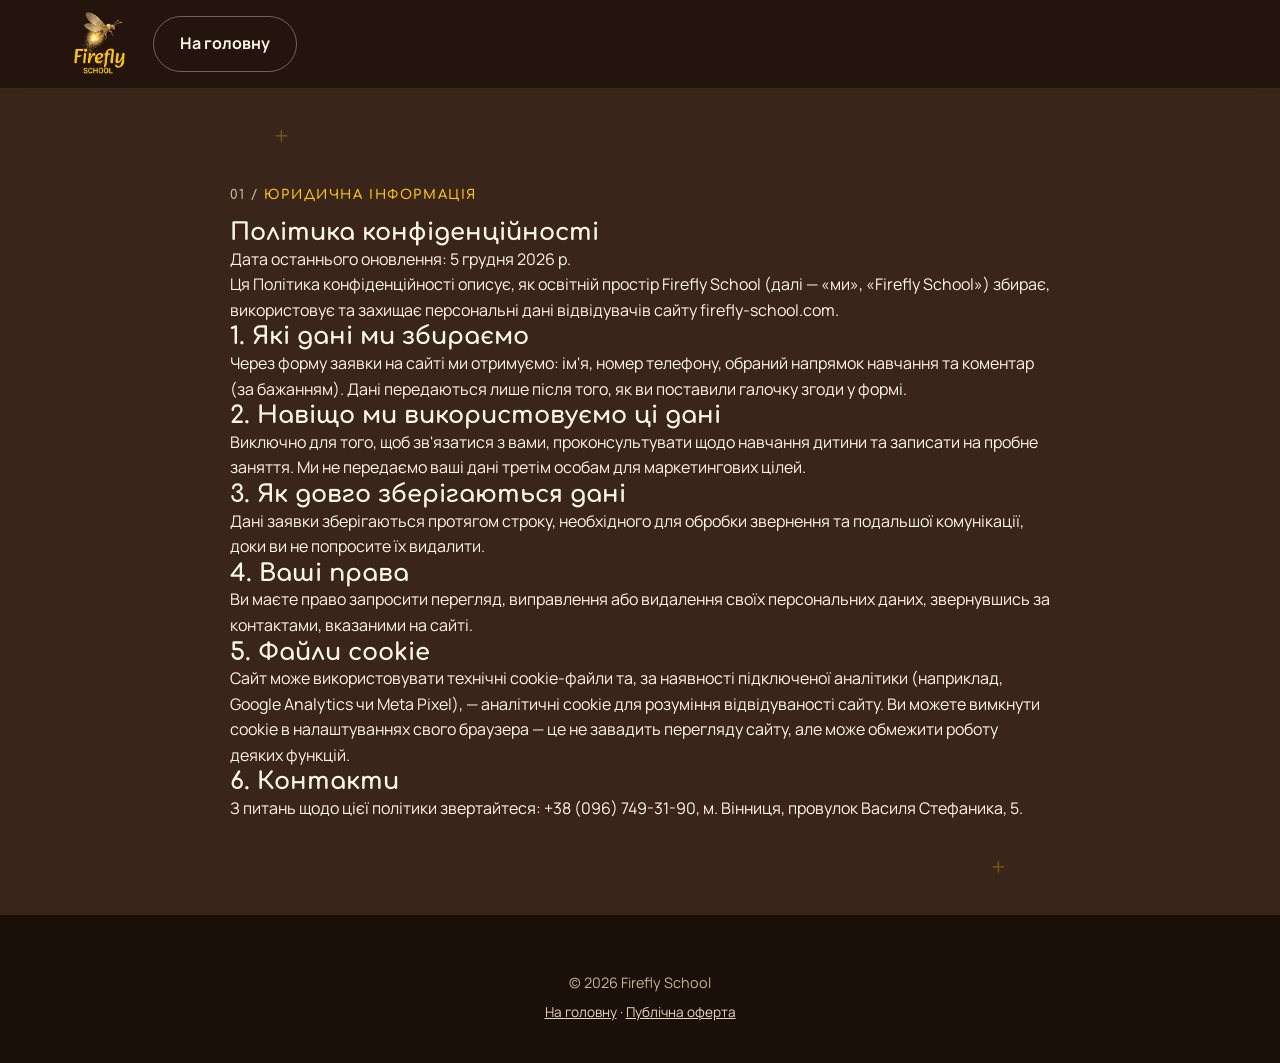
<file: privacy.html>
<!DOCTYPE html>
<html lang="uk">
<head>
  <meta charset="UTF-8" />
  <meta name="viewport" content="width=device-width, initial-scale=1.0" />
  <title>Політика конфіденційності — Firefly School</title>
  <meta name="description" content="Політика конфіденційності та обробки персональних даних освітнього простору Firefly School." />
  <link rel="canonical" href="https://firefly-school.com/privacy.html" />
  <meta name="robots" content="index, follow" />
  <link rel="icon" type="image/png" href="assets/favicon.png" />
  <link rel="apple-touch-icon" href="assets/apple-touch-icon.png" />
  <link rel="preconnect" href="https://fonts.googleapis.com" />
  <link rel="preconnect" href="https://fonts.gstatic.com" crossorigin />
  <link href="https://fonts.googleapis.com/css2?family=Comfortaa:wght@400;500;600;700&family=Manrope:wght@400;500;600;700;800&family=Playfair+Display:ital,wght@1,500;1,600;1,700&display=swap" rel="stylesheet" />
  <link rel="stylesheet" href="styles.css" />
</head>
<body>

  <header class="header" id="top">
    <div class="container header__inner">
      <a href="index.html" class="header__logo" aria-label="Firefly School — на головну">
        <img src="assets/logo-clean.png" alt="Firefly School" />
      </a>
      <a href="index.html" class="btn btn--ghost header__cta">На головну</a>
    </div>
  </header>

  <section class="section container--narrow container">
    <span class="kicker">Юридична інформація</span>
    <h1>Політика конфіденційності</h1>
    <p class="muted">Дата останнього оновлення: <span id="updated"></span></p>

    <!-- TODO: вкажіть офіційну назву закладу/ФОП/ТОВ та ЄДРПОУ/ІПН нижче -->
    <p>Ця Політика конфіденційності описує, як освітній простір Firefly School (далі — «ми», «Firefly School») збирає, використовує та захищає персональні дані відвідувачів сайту firefly-school.com.</p>

    <h2>1. Які дані ми збираємо</h2>
    <p>Через форму заявки на сайті ми отримуємо: ім'я, номер телефону, обраний напрямок навчання та коментар (за бажанням). Дані передаються лише після того, як ви поставили галочку згоди у формі.</p>

    <h2>2. Навіщо ми використовуємо ці дані</h2>
    <p>Виключно для того, щоб зв'язатися з вами, проконсультувати щодо навчання дитини та записати на пробне заняття. Ми не передаємо ваші дані третім особам для маркетингових цілей.</p>

    <h2>3. Як довго зберігаються дані</h2>
    <p>Дані заявки зберігаються протягом строку, необхідного для обробки звернення та подальшої комунікації, доки ви не попросите їх видалити.</p>

    <h2>4. Ваші права</h2>
    <p>Ви маєте право запросити перегляд, виправлення або видалення своїх персональних даних, звернувшись за контактами, вказаними на сайті.</p>

    <h2>5. Файли cookie</h2>
    <p>Сайт може використовувати технічні cookie-файли та, за наявності підключеної аналітики (наприклад, Google Analytics чи Meta Pixel), — аналітичні cookie для розуміння відвідуваності сайту. Ви можете вимкнути cookie в налаштуваннях свого браузера — це не завадить перегляду сайту, але може обмежити роботу деяких функцій.</p>

    <h2>6. Контакти</h2>
    <p>З питань щодо цієї політики звертайтеся: <a href="tel:+380967493190">+38 (096) 749-31-90</a>, м. Вінниця, провулок Василя Стефаника, 5.</p>
  </section>

  <footer class="footer">
    <div class="container footer__inner">
      <p class="footer__copy">© <span id="year"></span> Firefly School</p>
      <p class="footer__legal"><a href="index.html">На головну</a> · <a href="terms.html">Публічна оферта</a></p>
    </div>
  </footer>

  <script>
    document.getElementById("year").textContent = new Date().getFullYear();
    document.getElementById("updated").textContent = new Date().toLocaleDateString("uk-UA", { year: "numeric", month: "long", day: "numeric" });
  </script>
</body>
</html>
</file>
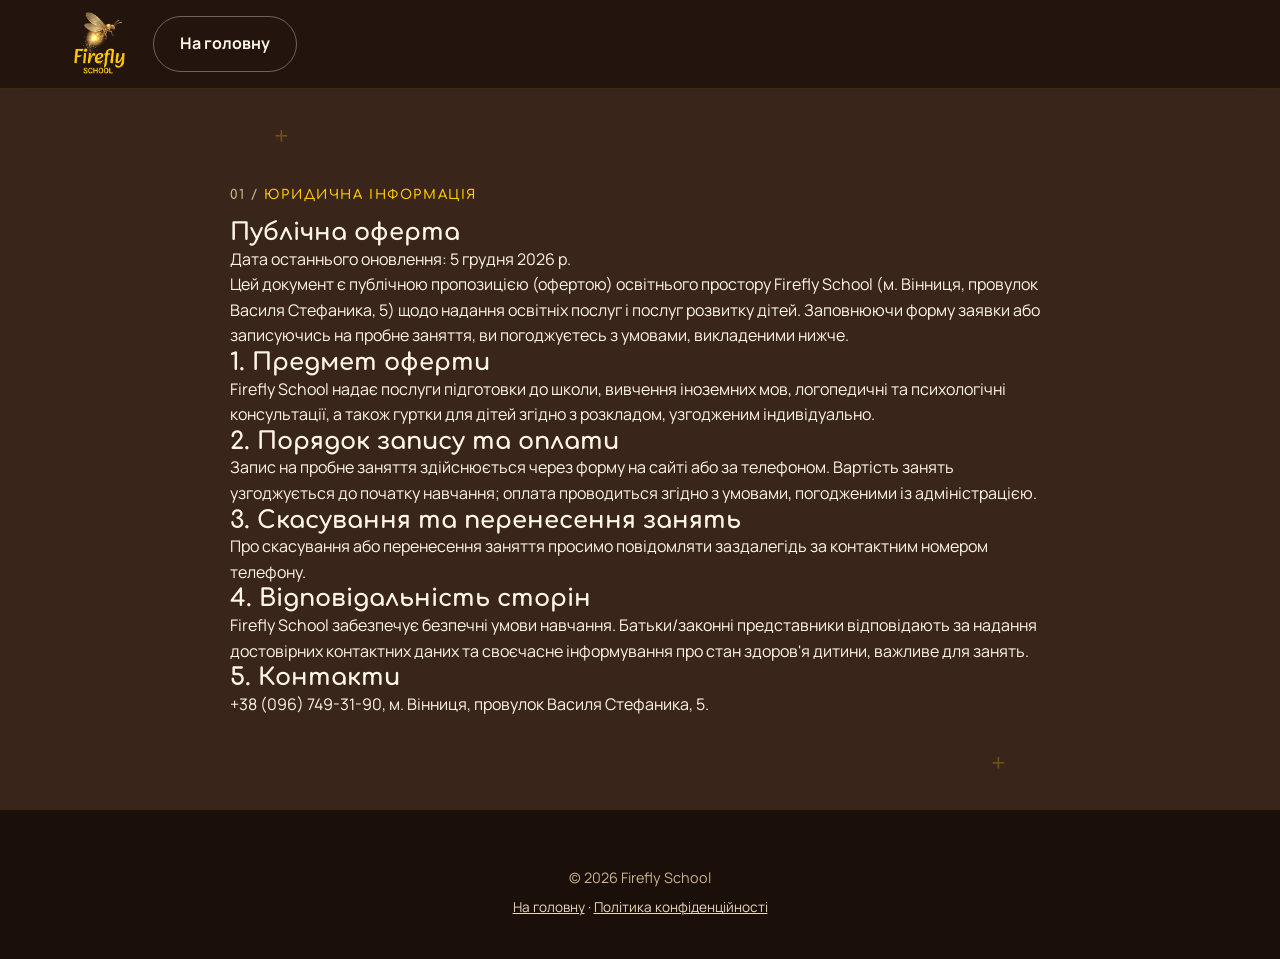
<file: terms.html>
<!DOCTYPE html>
<html lang="uk">
<head>
  <meta charset="UTF-8" />
  <meta name="viewport" content="width=device-width, initial-scale=1.0" />
  <title>Публічна оферта — Firefly School</title>
  <meta name="description" content="Публічна оферта та умови користування послугами освітнього простору Firefly School." />
  <link rel="canonical" href="https://firefly-school.com/terms.html" />
  <meta name="robots" content="index, follow" />
  <link rel="icon" type="image/png" href="assets/favicon.png" />
  <link rel="apple-touch-icon" href="assets/apple-touch-icon.png" />
  <link rel="preconnect" href="https://fonts.googleapis.com" />
  <link rel="preconnect" href="https://fonts.gstatic.com" crossorigin />
  <link href="https://fonts.googleapis.com/css2?family=Comfortaa:wght@400;500;600;700&family=Manrope:wght@400;500;600;700;800&family=Playfair+Display:ital,wght@1,500;1,600;1,700&display=swap" rel="stylesheet" />
  <link rel="stylesheet" href="styles.css" />
</head>
<body>

  <header class="header" id="top">
    <div class="container header__inner">
      <a href="index.html" class="header__logo" aria-label="Firefly School — на головну">
        <img src="assets/logo-clean.png" alt="Firefly School" />
      </a>
      <a href="index.html" class="btn btn--ghost header__cta">На головну</a>
    </div>
  </header>

  <section class="section container--narrow container">
    <span class="kicker">Юридична інформація</span>
    <h1>Публічна оферта</h1>
    <p class="muted">Дата останнього оновлення: <span id="updated"></span></p>

    <!-- TODO: вкажіть офіційну назву закладу/ФОП/ТОВ, ЄДРПОУ/ІПН та реквізити -->
    <p>Цей документ є публічною пропозицією (офертою) освітнього простору Firefly School (м. Вінниця, провулок Василя Стефаника, 5) щодо надання освітніх послуг і послуг розвитку дітей. Заповнюючи форму заявки або записуючись на пробне заняття, ви погоджуєтесь з умовами, викладеними нижче.</p>

    <h2>1. Предмет оферти</h2>
    <p>Firefly School надає послуги підготовки до школи, вивчення іноземних мов, логопедичні та психологічні консультації, а також гуртки для дітей згідно з розкладом, узгодженим індивідуально.</p>

    <h2>2. Порядок запису та оплати</h2>
    <p>Запис на пробне заняття здійснюється через форму на сайті або за телефоном. Вартість занять узгоджується до початку навчання; оплата проводиться згідно з умовами, погодженими із адміністрацією.</p>

    <h2>3. Скасування та перенесення занять</h2>
    <p>Про скасування або перенесення заняття просимо повідомляти заздалегідь за контактним номером телефону.</p>

    <h2>4. Відповідальність сторін</h2>
    <p>Firefly School забезпечує безпечні умови навчання. Батьки/законні представники відповідають за надання достовірних контактних даних та своєчасне інформування про стан здоров'я дитини, важливе для занять.</p>

    <h2>5. Контакти</h2>
    <p><a href="tel:+380967493190">+38 (096) 749-31-90</a>, м. Вінниця, провулок Василя Стефаника, 5.</p>
  </section>

  <footer class="footer">
    <div class="container footer__inner">
      <p class="footer__copy">© <span id="year"></span> Firefly School</p>
      <p class="footer__legal"><a href="index.html">На головну</a> · <a href="privacy.html">Політика конфіденційності</a></p>
    </div>
  </footer>

  <script>
    document.getElementById("year").textContent = new Date().getFullYear();
    document.getElementById("updated").textContent = new Date().toLocaleDateString("uk-UA", { year: "numeric", month: "long", day: "numeric" });
  </script>
</body>
</html>
</file>
<file: styles.css>
/* ═══════════════════════════════════════════
   FireFly School — styles
   ═══════════════════════════════════════════ */

:root {
  --brown-900: #1B0F09;
  --brown-800: #2A1A12;
  --brown-700: #3A251A;
  --brown-600: #4E3322;
  --brown-card: #44291B;
  --gold-500: #FFC800;
  --gold-400: #FFD84D;
  --orange-500: #E8821E;
  --cream-50: #FFF6E6;
  --cream-200: #EAD9BE;
  --cream-muted: #c9b390;

  --maxw: 1180px;
  --radius: 20px;
  --radius-sm: 14px;
  --shadow: 0 18px 50px rgba(0, 0, 0, .35);
  --shadow-gold: 0 12px 36px rgba(255, 200, 0, .22);
  --ease: cubic-bezier(.22, 1, .36, 1);

  --font-head: "Comfortaa", system-ui, sans-serif;
  --font-body: "Manrope", system-ui, sans-serif;
}

* { box-sizing: border-box; margin: 0; padding: 0; }

html { scroll-behavior: smooth; scroll-padding-top: 90px; }

body {
  font-family: var(--font-body);
  background: var(--brown-700);
  color: var(--cream-50);
  line-height: 1.6;
  -webkit-font-smoothing: antialiased;
  overflow-x: hidden;
  counter-reset: sec;
}

img { max-width: 100%; display: block; }

a { color: inherit; text-decoration: none; }

h1, h2, h3 { font-family: var(--font-head); line-height: 1.15; font-weight: 700; }

.accent { color: var(--gold-500); }

/* serif italic accent (editorial highlight on key words) */
.ital {
  font-family: "Playfair Display", Georgia, serif;
  font-style: italic;
  font-weight: 600;
  color: var(--gold-500);
}

/* drops dark navy backing of the logo PNG on dark sections */
.blend-screen { mix-blend-mode: screen; }

.container {
  width: 100%;
  max-width: var(--maxw);
  margin: 0 auto;
  padding: 0 24px;
}
.container--narrow { max-width: 820px; }

/* ─── Buttons ─── */
.btn {
  display: inline-flex;
  align-items: center;
  justify-content: center;
  gap: .5em;
  font-family: var(--font-body);
  font-weight: 700;
  border: 0;
  cursor: pointer;
  border-radius: 999px;
  padding: 14px 26px;
  font-size: 1rem;
  transition: transform .25s var(--ease), box-shadow .25s var(--ease), background .25s, color .25s;
  white-space: nowrap;
}
.btn--primary {
  background: linear-gradient(135deg, var(--gold-400), var(--gold-500) 55%, var(--orange-500));
  color: var(--brown-900);
  box-shadow: var(--shadow-gold);
}
.btn--primary:hover { transform: translateY(-2px); box-shadow: 0 16px 44px rgba(255, 200, 0, .38); }
.btn--ghost {
  background: transparent;
  color: var(--cream-50);
  border: 1.5px solid rgba(255, 246, 230, .35);
}
.btn--ghost:hover { border-color: var(--gold-500); color: var(--gold-500); }
.btn--lg { padding: 17px 34px; font-size: 1.05rem; }
.btn--sm { padding: 11px 20px; font-size: .92rem; }
.btn--block { width: 100%; }

.kicker {
  display: inline-block;
  font-family: var(--font-head);
  font-weight: 600;
  font-size: .82rem;
  letter-spacing: .12em;
  text-transform: uppercase;
  color: var(--gold-500);
  margin-bottom: 14px;
}
.kicker::before {
  counter-increment: sec;
  content: counter(sec, decimal-leading-zero) "  /  ";
  color: var(--cream-muted);
}

/* ─── Header ─── */
.header {
  position: sticky;
  top: 0;
  z-index: 100;
  background: rgba(27, 15, 9, .72);
  backdrop-filter: blur(14px);
  border-bottom: 1px solid rgba(255, 200, 0, .12);
}
.header__inner {
  display: flex;
  align-items: center;
  gap: 20px;
  height: 88px;
}
.header__logo img { height: 64px; width: auto; }
.nav { display: flex; gap: 26px; margin-left: auto; }
.nav__link {
  font-weight: 600;
  font-size: .95rem;
  color: var(--cream-200);
  transition: color .2s;
  position: relative;
}
.nav__link:hover { color: var(--gold-500); }
.header__cta { margin-left: 8px; }
.nav__actions { display: none; }

.burger {
  display: none;
  flex-direction: column;
  gap: 5px;
  background: none;
  border: 0;
  cursor: pointer;
  margin-left: auto;
  padding: 6px;
}
.burger span {
  width: 26px; height: 2.5px;
  background: var(--gold-500);
  border-radius: 2px;
  transition: .3s var(--ease);
}
.burger[aria-expanded="true"] span:nth-child(1) { transform: translateY(7.5px) rotate(45deg); }
.burger[aria-expanded="true"] span:nth-child(2) { opacity: 0; }
.burger[aria-expanded="true"] span:nth-child(3) { transform: translateY(-7.5px) rotate(-45deg); }

/* ─── Hero ─── */
.hero {
  position: relative;
  min-height: 54vh;
  display: flex;
  align-items: center;
  text-align: center;
  overflow: hidden;
  padding: 44px 0 56px;
  background: var(--brown-800);
}
.hero__glow {
  position: absolute;
  inset: 0;
  background:
    radial-gradient(circle at 50% 30%, rgba(255, 200, 0, .22), transparent 42%),
    radial-gradient(circle at 50% 30%, rgba(232, 130, 30, .14), transparent 60%),
    radial-gradient(ellipse at 50% 120%, var(--brown-700), var(--brown-900) 70%);
}
.hero__inner {
  position: relative; z-index: 3; max-width: 880px;
  display: flex; flex-direction: column; align-items: center;
  gap: 22px;
}

/* glowing orbs */
.orb {
  position: absolute;
  border-radius: 50%;
  filter: blur(10px);
  z-index: 1;
  pointer-events: none;
  animation: orbFloat 14s ease-in-out infinite;
}
.orb--1 {
  width: 360px; height: 360px;
  right: -130px; top: 6%;
  background: radial-gradient(circle at 38% 38%, var(--gold-400), var(--orange-500) 52%, transparent 72%);
  opacity: .45;
}
.orb--2 {
  width: 240px; height: 240px;
  left: -90px; bottom: 8%;
  background: radial-gradient(circle at 40% 40%, var(--gold-500), transparent 70%);
  opacity: .3;
  animation-delay: -7s;
}
@keyframes orbFloat { 0%, 100% { transform: translateY(0); } 50% { transform: translateY(-26px); } }

/* inset editorial frame with corner crosshairs */
.hero__frame {
  position: absolute;
  inset: 16px;
  border: 1px solid rgba(255, 200, 0, .22);
  border-radius: 26px;
  z-index: 2;
  pointer-events: none;
}
.hero__frame::before, .hero__frame::after {
  content: "+";
  position: absolute;
  color: var(--gold-500);
  font-size: 1.4rem;
  line-height: 1;
  opacity: .7;
}
.hero__frame::before { top: -10px; left: -8px; }
.hero__frame::after { bottom: -12px; right: -8px; }

/* hero top utility bar (live clock + location) */
.hero__topbar {
  position: absolute;
  top: 34px; left: 40px; right: 40px;
  z-index: 4;
  display: flex; justify-content: space-between; align-items: center;
  font-family: "Manrope", monospace;
  font-size: .82rem;
  letter-spacing: .08em;
  text-transform: uppercase;
  color: var(--cream-muted);
  pointer-events: none;
}
.hero__topbar-loc { color: var(--gold-400); font-weight: 700; font-size: .98rem; letter-spacing: .04em; }
.timestamp {
  display: inline-flex; align-items: center; gap: 8px;
  color: var(--gold-500);
  font-variant-numeric: tabular-nums;
}
.timestamp::before {
  content: "";
  width: 7px; height: 7px; border-radius: 50%;
  background: var(--gold-500);
  box-shadow: 0 0 8px 1px var(--gold-500);
  animation: blink 1.6s ease-in-out infinite;
}
@keyframes blink { 0%, 100% { opacity: 1; } 50% { opacity: .25; } }
.hero__topbar-loc { color: var(--cream-200); }
.hero__logo { height: 290px; margin: 0; }

/* split logo lockup: static wordmark + animated firefly */
.logo-lockup { position: relative; display: inline-block; }
.logo-lockup .ll__text { display: block; height: 100%; width: auto; }
.logo-lockup .ll__fly {
  position: absolute; top: 0; left: 0;
  height: 100%; width: auto;
  animation: fireflyFly 6s ease-in-out infinite;
  will-change: transform;
}
@keyframes fireflyFly {
  0%, 100% { transform: translate(0, 0); }
  30%      { transform: translate(3px, -4px); }
  60%      { transform: translate(-3px, -6px); }
}
.hero__eyebrow {
  display: inline-block;
  font-family: var(--font-head);
  font-weight: 600;
  letter-spacing: .12em;
  text-transform: uppercase;
  font-size: .9rem;
  color: var(--gold-500);
  background: rgba(255, 200, 0, .08);
  border: 1px solid rgba(255, 200, 0, .4);
  border-radius: 999px;
  padding: 9px 22px;
  margin: 0;
}
.hero__title { font-size: clamp(2.1rem, 5.4vw, 3.7rem); margin: 0; }
.hero__subtitle {
  font-size: clamp(1.05rem, 2.2vw, 1.28rem);
  color: var(--cream-200);
  max-width: 800px;
  margin: -10px 0 0;
}
/* numbered direction tags */
.hero__tags {
  list-style: none;
  display: flex; gap: 12px;
  justify-content: center; flex-wrap: wrap;
  margin: 0;
}
.hero__tags li {
  display: flex; align-items: center; gap: 10px;
  padding: 8px 18px 8px 8px;
  border: 1px solid rgba(255, 200, 0, .3);
  border-radius: 999px;
  background: rgba(255, 200, 0, .06);
  font-weight: 600; font-size: .92rem;
  color: var(--cream-50);
}
.hero__tags span {
  width: 28px; height: 28px;
  display: grid; place-items: center;
  background: var(--gold-500); color: var(--brown-900);
  border-radius: 50%;
  font-family: var(--font-head); font-weight: 700; font-size: .76rem;
}

.hero__actions { display: flex; gap: 16px; justify-content: center; flex-wrap: wrap; }
.hero__proof { margin: 0; color: var(--cream-200); font-size: 1.02rem; }
.hero__proof strong { color: var(--gold-500); }

.hero__scroll {
  position: relative;
  width: 26px; height: 42px;
  border: 2px solid rgba(255, 246, 230, .35);
  border-radius: 14px;
  margin: 18px 0 0;
}
.hero__scroll span {
  position: absolute;
  top: 8px; left: 50%;
  width: 4px; height: 8px;
  margin-left: -2px;
  background: var(--gold-500);
  border-radius: 3px;
  animation: scrollDot 1.8s infinite var(--ease);
}
@keyframes scrollDot { 0% { opacity: 0; transform: translateY(0); } 40% { opacity: 1; } 80% { opacity: 0; transform: translateY(14px); } 100% { opacity: 0; } }

/* ─── Fireflies ─── */
.fireflies { position: absolute; inset: 0; z-index: 1; pointer-events: none; }
.firefly {
  position: absolute;
  width: 6px; height: 6px;
  border-radius: 50%;
  background: var(--gold-400);
  box-shadow: 0 0 8px 2px rgba(255, 216, 77, .9), 0 0 18px 6px rgba(255, 200, 0, .5);
  opacity: 0;
  animation: floatfly var(--dur, 9s) ease-in-out infinite, glow 2.4s ease-in-out infinite;
}
@keyframes floatfly {
  0%   { transform: translate(0, 0); }
  25%  { transform: translate(22px, -28px); }
  50%  { transform: translate(-16px, -54px); }
  75%  { transform: translate(18px, -30px); }
  100% { transform: translate(0, 0); }
}
@keyframes glow { 0%, 100% { opacity: .25; } 50% { opacity: 1; } }

/* ─── Marquee ─── */
.marquee {
  overflow: hidden;
  background: var(--brown-900);
  border-top: 1px solid rgba(255, 200, 0, .15);
  border-bottom: 1px solid rgba(255, 200, 0, .15);
  padding: 16px 0;
}
.marquee__track {
  display: flex;
  width: max-content;
  white-space: nowrap;
  animation: marquee 32s linear infinite;
  font-family: var(--font-head);
  font-weight: 600;
  font-size: 1.05rem;
  color: var(--gold-500);
}
@keyframes marquee { to { transform: translateX(-50%); } }

/* ─── Sections ─── */
.section { padding: 92px 0; position: relative; }
#format { padding-top: 78px; }
.section--alt {
  background:
    url("assets/firefly-watermark.png") left -50px bottom 24px / 230px auto no-repeat,
    var(--brown-800);
}
.section--feature {
  background:
    url("assets/firefly-watermark.png") right -30px top 30px / 300px auto no-repeat,
    radial-gradient(circle at 80% 0%, rgba(255, 200, 0, .12), transparent 45%),
    var(--brown-900);
}
.section__head { text-align: center; max-width: 720px; margin: 0 auto 54px; }
.section__head h2 { font-size: clamp(1.8rem, 3.6vw, 2.7rem); }
.section__lead { color: var(--cream-200); margin-top: 14px; font-size: 1.08rem; }

/* ─── About ─── */
.about { display: grid; grid-template-columns: 1.4fr 1fr; gap: 60px; align-items: start; }
.about__text h2 { font-size: clamp(1.8rem, 3.6vw, 2.6rem); margin-bottom: 20px; }
.about__text p { color: var(--cream-200); font-size: 1.1rem; margin-bottom: 16px; }
.about__geo { color: var(--cream-50) !important; font-weight: 600; }
.about__stats { list-style: none; display: grid; gap: 14px; }
.about__stats li {
  position: relative;
  display: flex; align-items: baseline; gap: 18px;
  background: rgba(255, 246, 230, .04);
  backdrop-filter: blur(6px);
  border: 1px solid rgba(255, 200, 0, .18);
  border-radius: var(--radius-sm);
  padding: 20px 26px;
  overflow: hidden;
}
.about__stats li::before {
  content: "";
  position: absolute; left: 0; top: 0; bottom: 0;
  width: 4px;
  background: linear-gradient(var(--gold-400), var(--orange-500));
}
.stat__num { font-family: var(--font-head); font-weight: 700; font-size: 2.7rem; color: var(--gold-500); line-height: 1; }
.stat__label { color: var(--cream-200); }

/* ─── Cards ─── */
.cards { display: grid; gap: 22px; }
.cards--directions { grid-template-columns: repeat(3, 1fr); }
.cards--3 { grid-template-columns: repeat(3, 1fr); }
.cards--4 { grid-template-columns: repeat(4, 1fr); }
.card--wide { grid-column: span 3; }

.card {
  background: var(--brown-card);
  border: 1px solid rgba(255, 200, 0, .14);
  border-radius: var(--radius);
  padding: 30px 26px;
  transition: transform .3s var(--ease), box-shadow .3s var(--ease), border-color .3s;
}
.card:hover { transform: translateY(-6px); box-shadow: var(--shadow); border-color: rgba(255, 200, 0, .4); }
.card__icon {
  width: 56px; height: 56px;
  display: grid; place-items: center;
  font-size: 1.7rem;
  background: rgba(255, 200, 0, .12);
  border-radius: 14px;
  margin-bottom: 18px;
}
.card h3 { font-size: 1.22rem; margin-bottom: 10px; }
.card p { color: var(--cream-200); }
.card--soft { background: var(--brown-800); }

/* philosophy cards (Ціль / Візія / Задум) */
.pcard { position: relative; }
.pcard__num {
  position: absolute;
  top: 16px; right: 24px;
  font-family: var(--font-head);
  font-weight: 700;
  font-size: 2.4rem;
  line-height: 1;
  color: rgba(255, 200, 0, .16);
}
.pcard h3 {
  font-size: 1.45rem;
  letter-spacing: .04em;
  width: fit-content;
}
.pcard h3::after {
  content: "";
  display: block;
  width: 100%; height: 3px;
  margin: 14px 0 16px;
  background: linear-gradient(90deg, var(--gold-500), var(--orange-500), transparent);
  border-radius: 2px;
}

.ticks { list-style: none; display: grid; gap: 8px; }
.ticks li { color: var(--cream-200); padding-left: 26px; position: relative; }
.ticks li::before { content: "✦"; position: absolute; left: 0; color: var(--gold-500); }

/* ─── Trial ─── */
.trial { display: grid; grid-template-columns: 1fr 1fr; gap: 56px; align-items: center; }
.trial__text h2 { font-size: clamp(1.8rem, 3.4vw, 2.5rem); margin-bottom: 16px; }
.trial__text .btn { margin-top: 12px; }
.trial__steps { list-style: none; display: grid; gap: 16px; }
.trial__steps li {
  display: flex; align-items: center; gap: 18px;
  background: var(--brown-card);
  border: 1px solid rgba(255, 200, 0, .15);
  border-radius: var(--radius-sm);
  padding: 18px 22px;
  font-size: 1.05rem;
}
.trial__steps span {
  flex: 0 0 auto;
  width: 38px; height: 38px;
  display: grid; place-items: center;
  background: var(--gold-500);
  color: var(--brown-900);
  font-family: var(--font-head);
  font-weight: 700;
  border-radius: 50%;
}

/* ─── Banner ─── */
.banner {
  text-align: center;
  background: linear-gradient(135deg, var(--brown-card), var(--brown-800));
  border: 1px solid rgba(255, 200, 0, .18);
  border-radius: var(--radius);
  padding: 56px 40px;
  max-width: 920px;
}
.banner h2 { font-size: clamp(1.7rem, 3.2vw, 2.4rem); margin-bottom: 16px; }
.banner p { color: var(--cream-200); max-width: 640px; margin: 0 auto; font-size: 1.08rem; }

.why__note {
  text-align: center;
  margin-top: 40px;
  color: var(--cream-200);
  font-size: 1.05rem;
}

/* ─── Placeholders ─── */
.ph {
  display: grid; place-items: center;
  color: var(--cream-muted);
  background:
    repeating-linear-gradient(45deg, rgba(255, 200, 0, .04) 0 12px, transparent 12px 24px),
    var(--brown-800);
  border: 1.5px dashed rgba(255, 200, 0, .25);
  font-size: .9rem;
}
.ph--avatar { width: 96px; height: 96px; border-radius: 50%; margin: 0 auto 16px; }
.ph--photo { aspect-ratio: 4 / 3; border-radius: var(--radius); }
.ph--mini { width: 44px; height: 44px; border-radius: 50%; font-size: .7rem; }
.card--person { text-align: center; }
.card--person p { color: var(--cream-muted); }
/* photo gallery (Наш простір) */
.gallery { display: grid; grid-template-columns: repeat(3, 1fr); gap: 18px; }
.gallery__item {
  position: relative;
  margin: 0;
  border-radius: var(--radius);
  overflow: hidden;
  border: 1px solid rgba(255, 200, 0, .18);
}
.gallery__item img {
  width: 100%; height: 100%;
  aspect-ratio: 4 / 3;
  object-fit: cover;
  transition: transform .6s var(--ease);
}
.gallery__item:hover img { transform: scale(1.05); }
.gallery__item--big { grid-column: 1 / -1; }
.gallery__item--big img { aspect-ratio: 16 / 6; }
.gallery__item figcaption {
  position: absolute; left: 0; right: 0; bottom: 0;
  padding: 22px 24px 18px;
  font-family: var(--font-head); font-weight: 600;
  color: var(--cream-50);
  background: linear-gradient(transparent, rgba(27, 15, 9, .85));
}

/* about photo */
.about__photo {
  margin: 0;
  position: relative;
  border-radius: var(--radius);
  overflow: hidden;
  border: 1px solid rgba(255, 200, 0, .2);
  box-shadow: var(--shadow);
}
.about__photo img { width: 100%; aspect-ratio: 4 / 3; object-fit: cover; display: block; }
.about__stats--row { grid-template-columns: repeat(3, 1fr); margin-top: 36px; }

/* ─── Prices ─── */
.price { display: flex; flex-direction: column; align-items: flex-start; }
.price h3 { color: var(--gold-500); font-size: 1.3rem; width: fit-content; margin-bottom: 10px; }
.price h3::after {
  content: "";
  display: block;
  width: 28px; height: 2px;
  margin-top: 8px;
  background: linear-gradient(90deg, var(--gold-500), var(--orange-500));
  border-radius: 2px;
}
.price__value {
  font-family: var(--font-body);
  font-weight: 700;
  font-size: .78rem;
  letter-spacing: .08em;
  text-transform: uppercase;
  line-height: 1.4;
  color: var(--cream-muted);
  margin: 0 0 16px;
  min-height: 0;
}
.price .btn { margin-top: auto; }
.price p:not(.price__value) { margin-bottom: 18px; }
.price--accent { border-color: var(--gold-500); box-shadow: var(--shadow-gold); }

/* ─── Reviews ─── */
.review { display: flex; flex-direction: column; gap: 14px; }
.review__stars { color: var(--gold-500); letter-spacing: 3px; }
.review p { font-style: italic; color: var(--cream-50); }
.review__author { display: flex; align-items: center; gap: 12px; margin-top: auto; }
.review__author span { color: var(--cream-200); font-weight: 600; font-size: .92rem; }

/* ─── FAQ ─── */
.faq { display: grid; gap: 14px; }
.faq__item {
  background: var(--brown-card);
  border: 1px solid rgba(255, 200, 0, .14);
  border-radius: var(--radius-sm);
  padding: 4px 24px;
  transition: border-color .25s;
}
.faq__item[open] { border-color: rgba(255, 200, 0, .4); }
.faq__item summary {
  cursor: pointer;
  list-style: none;
  font-family: var(--font-head);
  font-weight: 600;
  font-size: 1.08rem;
  padding: 18px 0;
  display: flex; justify-content: space-between; align-items: center; gap: 16px;
}
.faq__item summary::-webkit-details-marker { display: none; }
.faq__item summary::after { content: "+"; color: var(--gold-500); font-size: 1.5rem; transition: transform .25s; }
.faq__item[open] summary::after { transform: rotate(45deg); }
.faq__item p { color: var(--cream-200); padding-bottom: 20px; }

/* ─── Contacts ─── */
.contacts { display: grid; grid-template-columns: 1fr 1fr; gap: 56px; align-items: center; }
.contacts__text h2 { font-size: clamp(1.8rem, 3.4vw, 2.5rem); margin-bottom: 24px; }
.contacts__list { list-style: none; display: grid; gap: 16px; font-size: 1.08rem; }
.contacts__list li { display: flex; gap: 12px; color: var(--cream-200); }
.contacts__list a:hover { color: var(--gold-500); }
.contacts__list strong { color: var(--cream-50); font-weight: 700; }
.contacts__list em { color: var(--cream-muted); font-style: normal; }
.contacts__social { flex-wrap: wrap; }
.chip {
  background: rgba(255, 200, 0, .12);
  border: 1px solid rgba(255, 200, 0, .3);
  border-radius: 999px;
  padding: 8px 18px;
  font-weight: 600;
  font-size: .92rem;
  transition: background .2s, color .2s;
}
.contacts__list a.chip:hover { background: var(--gold-500); color: var(--brown-900); }

.lead-form {
  background: var(--brown-card);
  border: 1px solid rgba(255, 200, 0, .18);
  border-radius: var(--radius);
  padding: 34px;
  display: grid;
  gap: 16px;
  box-shadow: var(--shadow);
}
.field { display: grid; gap: 6px; }
.field label { font-weight: 600; font-size: .92rem; color: var(--cream-200); }
.field .muted { color: var(--cream-muted); font-weight: 400; }
.field input, .field select, .field textarea {
  font-family: var(--font-body);
  font-size: 1rem;
  color: var(--cream-50);
  background: var(--brown-900);
  border: 1.5px solid rgba(255, 246, 230, .18);
  border-radius: 12px;
  padding: 13px 16px;
  resize: vertical;
  transition: border-color .2s;
}
.field input::placeholder, .field textarea::placeholder { color: var(--cream-muted); }
.field input:focus, .field select:focus, .field textarea:focus { outline: none; border-color: var(--gold-500); }
.field input.invalid, .field select.invalid { border-color: #ff7a59; }
.field--checkbox { gap: 0; }

/* Honeypot: поле-пастка для ботів, приховане від людей */
.field--hp {
  position: absolute;
  left: -9999px;
  width: 1px;
  height: 1px;
  overflow: hidden;
}
.checkbox { display: flex; align-items: flex-start; gap: 10px; font-weight: 400; font-size: .85rem; color: var(--cream-muted); cursor: pointer; }
.checkbox input { width: 18px; height: 18px; margin-top: 2px; flex-shrink: 0; accent-color: var(--gold-500); }
.checkbox a { color: var(--cream-200); text-decoration: underline; }
.checkbox input.invalid { outline: 1px solid #ff7a59; }
.form__note { color: var(--gold-500); font-weight: 600; text-align: center; }
.form__note--error { color: #ff8a6b; }
.form__note--error a { color: inherit; text-decoration: underline; }

/* ─── Building photo (contacts) ─── */
.building {
  position: relative;
  margin: 56px 0 0;
  border-radius: var(--radius);
  overflow: hidden;
  border: 1px solid rgba(255, 200, 0, .3);
  box-shadow: var(--shadow);
}
.building img,
.building .ph--building {
  width: 100%;
  display: block;
  aspect-ratio: 21 / 9;
  object-fit: cover;
}
.ph--building { font-size: .95rem; text-align: center; padding: 20px; }
.ph--building b { color: var(--gold-500); font-weight: 600; }
/* corner brackets */
.building::before, .building::after {
  content: "";
  position: absolute;
  width: 34px; height: 34px;
  border: 2px solid var(--gold-500);
  z-index: 2;
  pointer-events: none;
}
.building::before { top: 16px; left: 16px; border-right: 0; border-bottom: 0; border-radius: 6px 0 0 0; }
.building::after { top: 16px; right: 16px; border-left: 0; border-bottom: 0; border-radius: 0 6px 0 0; }
.building__caption {
  position: relative;
  display: flex; align-items: center; gap: 12px;
  padding: 18px 26px;
  font-family: var(--font-head);
  font-weight: 600;
  font-size: 1.05rem;
  color: var(--cream-50);
  background: var(--brown-900);
}
.building__pin { font-size: 1.4rem; }

/* interactive Google Maps embed */
.map-embed {
  margin: 24px 0 0;
  border-radius: var(--radius);
  overflow: hidden;
  border: 1px solid rgba(255, 200, 0, .3);
  box-shadow: var(--shadow);
}
.map-embed iframe { display: block; width: 100%; height: 360px; }

/* ─── Footer ─── */
.footer { background: var(--brown-900); padding: 56px 0 40px; text-align: center; border-top: 1px solid rgba(255, 200, 0, .12); }
.footer__logo { height: 150px; width: auto; margin: 0 auto 14px; }
.footer__slogan { font-family: var(--font-head); color: var(--gold-500); font-size: 1.2rem; margin-bottom: 10px; }
.footer__copy { color: var(--cream-muted); font-size: .9rem; }
.footer__legal { margin-top: 8px; font-size: .85rem; }
.footer__legal a { color: var(--cream-200); text-decoration: underline; }
.footer__requisites { margin-top: 6px; font-size: .8rem; }

/* ─── Decorative graphic elements ─── */

/* gradient divider — spans the full width of the heading text */
.section__head h2, .banner h2,
.about__text h2, .trial__text h2, .contacts__text h2 {
  position: relative;
  width: fit-content;
  max-width: 100%;
}
.section__head h2, .banner h2 { margin-left: auto; margin-right: auto; }
.section__head h2::after, .banner h2::after,
.about__text h2::after, .trial__text h2::after, .contacts__text h2::after {
  content: "";
  display: block;
  width: 100%; height: 3px;
  margin: 18px 0 0;
  background: linear-gradient(90deg, var(--gold-500), var(--orange-500), transparent);
  border-radius: 2px;
}
/* centered headings fade the line on both ends */
.section__head h2::after, .banner h2::after {
  background: linear-gradient(90deg, transparent, var(--gold-500), var(--orange-500), transparent);
}

/* crosshair "+" marks in section corners */
.section::before, .section::after {
  content: "+";
  position: absolute;
  z-index: 1;
  color: rgba(255, 200, 0, .28);
  font-size: 1.6rem;
  line-height: 1;
  pointer-events: none;
}
.section::before { top: 34px; left: 44px; }
.section::after { bottom: 34px; right: 44px; }

/* corner brackets on the groups banner */
.banner::before, .banner::after {
  content: "";
  position: absolute;
  width: 30px; height: 30px;
  border: 2px solid rgba(255, 200, 0, .45);
  pointer-events: none;
}
.banner::before { top: 18px; left: 18px; border-right: 0; border-bottom: 0; border-radius: 5px 0 0 0; }
.banner::after { bottom: 18px; right: 18px; border-left: 0; border-top: 0; border-radius: 0 0 5px 0; }

/* ─── Reveal animation ─── */
.reveal { opacity: 0; transform: translateY(28px); transition: opacity .7s var(--ease), transform .7s var(--ease); }
.reveal.is-visible { opacity: 1; transform: none; }

/* ─── Responsive ─── */
@media (max-width: 980px) {
  .nav, .header__cta { display: none; }
  .nav.open {
    display: flex;
    position: absolute;
    top: 88px; left: 0; right: 0;
    flex-direction: column;
    gap: 0;
    background: rgba(27, 15, 9, .98);
    backdrop-filter: blur(14px);
    padding: 12px 24px 20px;
    border-bottom: 1px solid rgba(255, 200, 0, .15);
  }
  .nav.open .nav__link { padding: 14px 0; border-bottom: 1px solid rgba(255, 200, 0, .08); }
  .nav.open .nav__actions { display: flex; gap: 10px; margin-top: 14px; }
  .nav.open .nav__actions .btn { flex: 1; }
  .burger { display: flex; }
  .about, .trial, .contacts { grid-template-columns: 1fr; gap: 36px; }
  .cards--directions, .cards--4 { grid-template-columns: repeat(2, 1fr); }
  .card--wide { grid-column: span 2; }
  .gallery { grid-template-columns: repeat(2, 1fr); }
  .trial__text .btn { display: table; margin: 36px auto 0; }
}

@media (max-width: 600px) {
  .section { padding: 64px 0; }
  .cards--directions, .cards--3, .cards--4, .gallery { grid-template-columns: 1fr; }
  .card--wide { grid-column: span 1; }
  .about__stats--row { grid-template-columns: 1fr; }
  .gallery__item--big img { aspect-ratio: 4 / 3; }
  .hero__logo { height: 220px; }
  .hero__actions .btn { width: 100%; }
  .hero__topbar { top: 24px; left: 22px; right: 22px; font-size: .68rem; }
  .hero__topbar-loc { display: none; }
  .banner { padding: 40px 24px; }
  .lead-form { padding: 24px; }
  .container { padding: 0 18px; }
}

@media (prefers-reduced-motion: reduce) {
  * { animation: none !important; scroll-behavior: auto; }
  .reveal { opacity: 1; transform: none; transition: none; }
}
</file>
